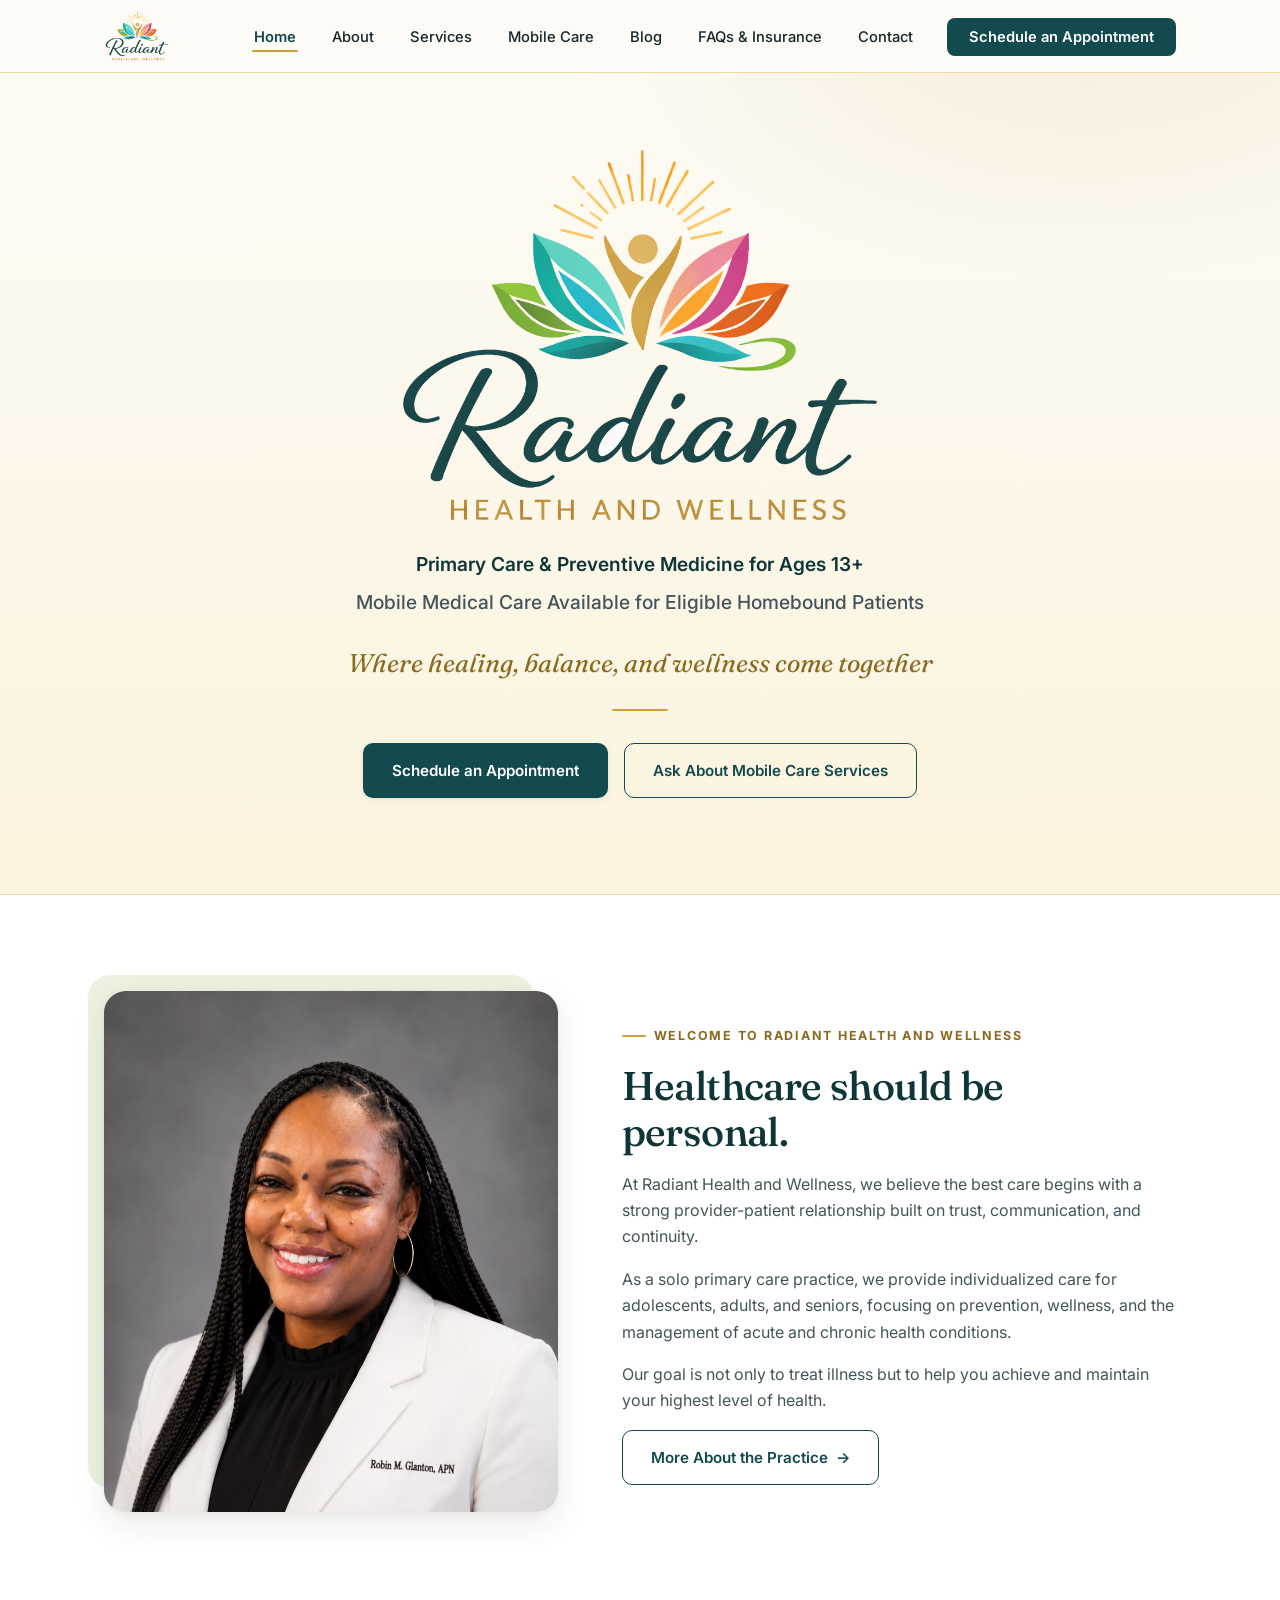
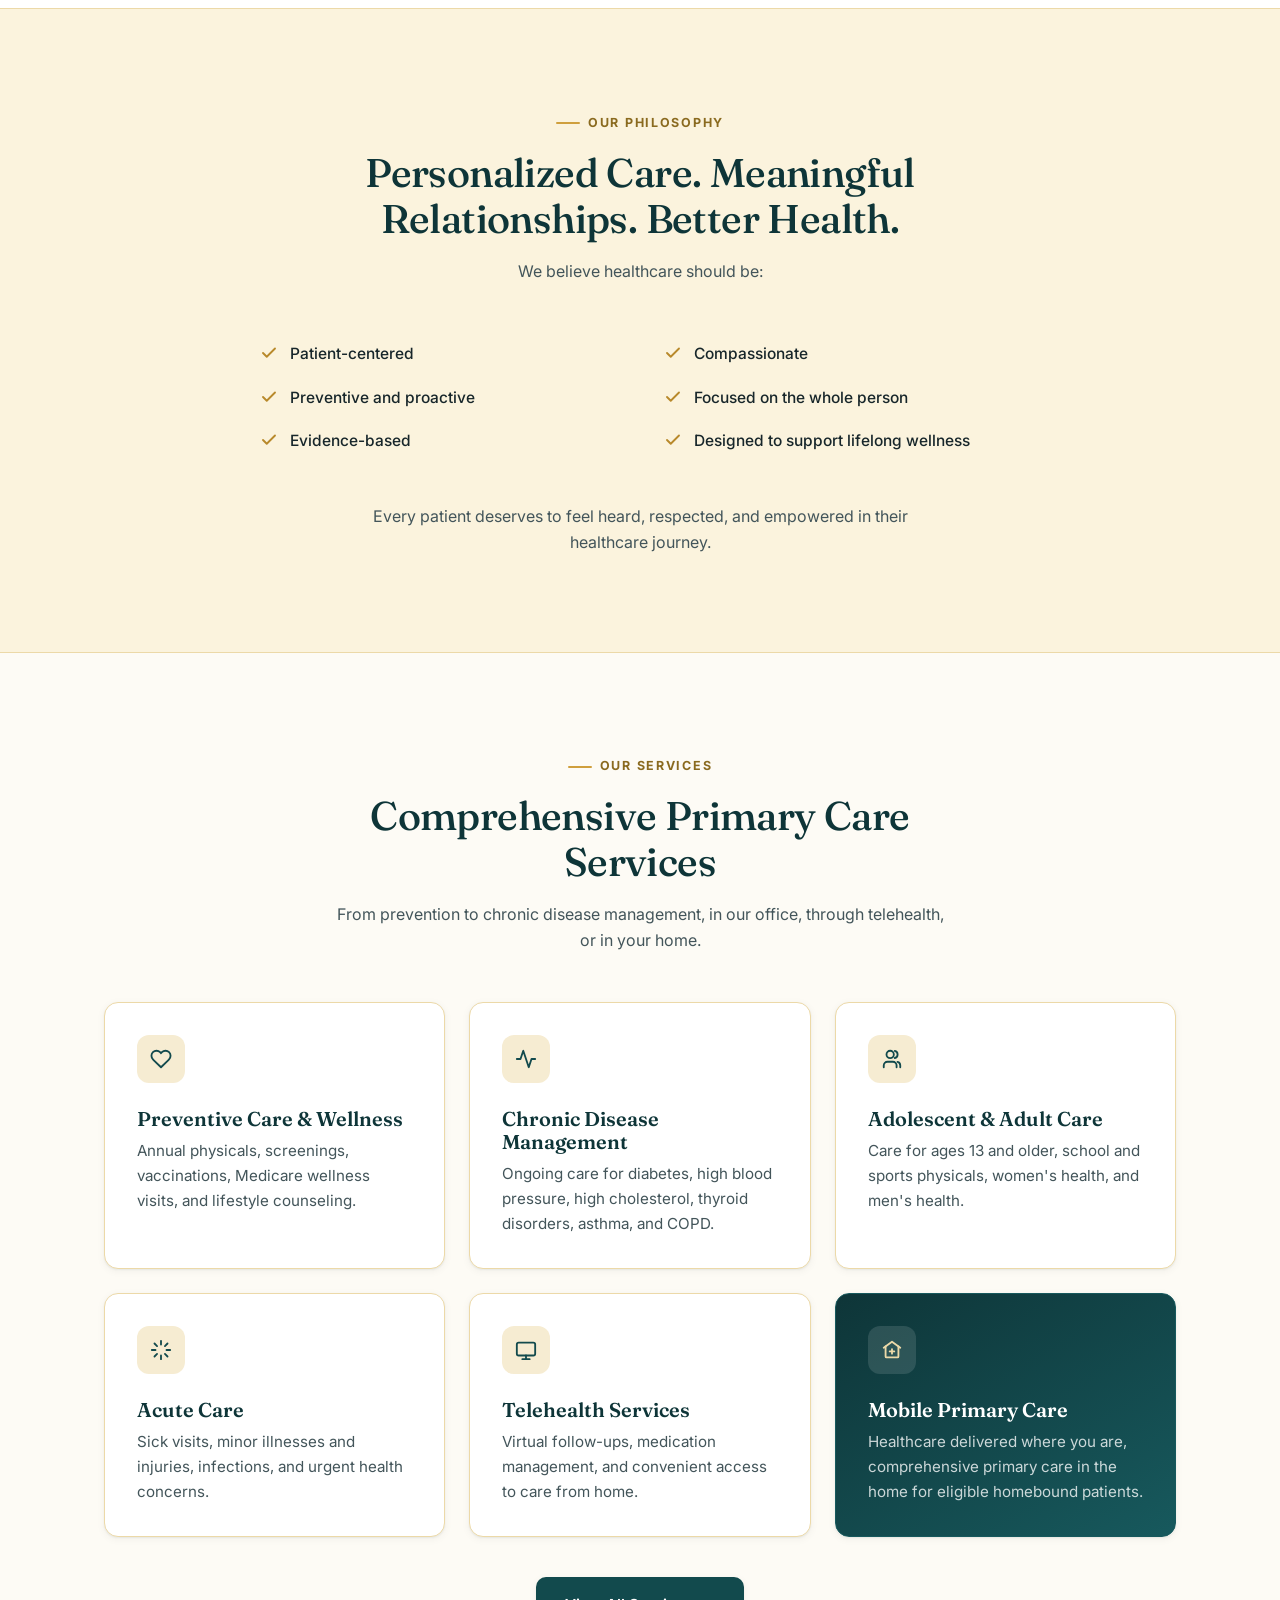
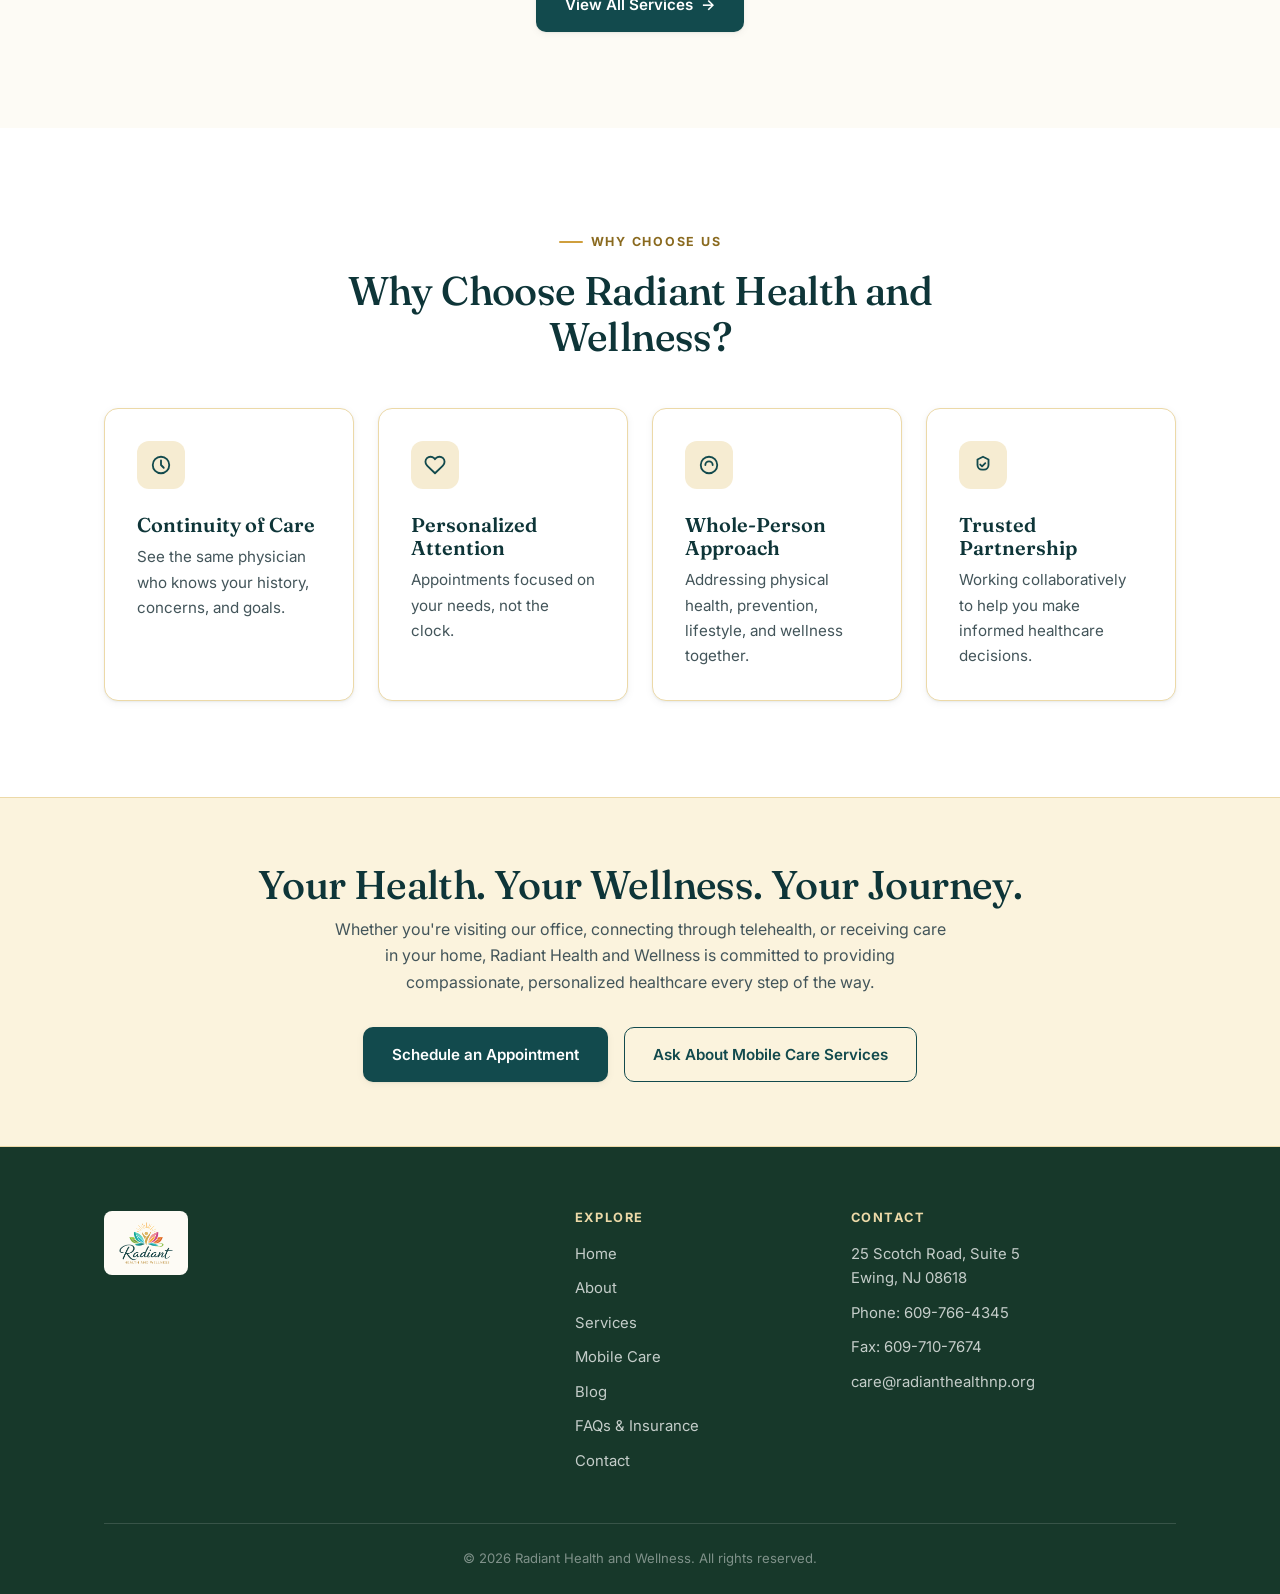
<file: index.html>
<!DOCTYPE html>
<html lang="en">
<head>
  <meta charset="UTF-8">
  <meta name="viewport" content="width=device-width, initial-scale=1.0">
  <title>Radiant Health and Wellness | Primary Care &amp; Preventive Medicine in Ewing, NJ</title>
  <meta name="description" content="Radiant Health and Wellness, solo primary care practice in Ewing, NJ for ages 13+. Preventive medicine, chronic disease management, telehealth, and mobile medical care for eligible homebound patients.">
  <link rel="icon" href="assets/img/favicon.png">
  <link rel="preconnect" href="https://fonts.googleapis.com">
  <link rel="preconnect" href="https://fonts.gstatic.com" crossorigin>
  <link rel="stylesheet" href="css/styles.css">
</head>
<body>


  <header class="site-header">
    <nav class="nav">
      <a href="index.html" class="nav-logo" aria-label="Radiant Health and Wellness, home">
        <img src="assets/img/logo.png" alt="Radiant Health and Wellness">
      </a>
      <button class="nav-toggle" aria-label="Toggle navigation" aria-expanded="false">
        <svg width="24" height="24" viewBox="0 0 24 24" fill="none" stroke="currentColor" stroke-width="2" stroke-linecap="round"><path d="M4 7h16M4 12h16M4 17h16"/></svg>
      </button>
      <ul class="nav-links">
        <li><a href="index.html">Home</a></li>
        <li><a href="about.html">About</a></li>
        <li><a href="services.html">Services</a></li>
        <li><a href="mobile-care.html">Mobile Care</a></li>
        <li><a href="blog.html">Blog</a></li>
        <li><a href="faq.html">FAQs &amp; Insurance</a></li>
        <li><a href="contact.html">Contact</a></li>
        <li><a href="contact.html" class="nav-cta">Schedule an Appointment</a></li>
      </ul>
    </nav>
  </header>

  <main>

    <!-- Hero: logo-forward -->
    <section class="hero">
      <div class="container">
        <h1 class="hero-logo">
          <img src="assets/img/logo.png" alt="Radiant Health and Wellness">
        </h1>
        <p class="hero-sub">Primary Care &amp; Preventive Medicine for Ages 13+</p>
        <p class="hero-sub">Mobile Medical Care Available for Eligible Homebound Patients</p>
        <p class="hero-tagline">Where healing, balance, and wellness come together</p>
        <div class="hero-actions">
          <a href="contact.html" class="btn btn-primary">Schedule an Appointment</a>
          <a href="mobile-care.html" class="btn btn-secondary">Ask About Mobile Care Services</a>
        </div>
      </div>
    </section>

    <!-- Welcome -->
    <section class="section section-white">
      <div class="container split">
        <div class="split-visual">
          <img src="assets/img/robin-glanton.jpg" alt="Robin M. Glanton, APN, board-certified Nurse Practitioner" style="object-position: center top;">
        </div>
        <div>
          <span class="eyebrow">Welcome to Radiant Health and Wellness</span>
          <h2>Healthcare should be personal.</h2>
          <p>At Radiant Health and Wellness, we believe the best care begins with a strong provider-patient relationship built on trust, communication, and continuity.</p>
          <p>As a solo primary care practice, we provide individualized care for adolescents, adults, and seniors, focusing on prevention, wellness, and the management of acute and chronic health conditions.</p>
          <p>Our goal is not only to treat illness but to help you achieve and maintain your highest level of health.</p>
          <a href="about.html" class="btn btn-secondary">More About the Practice <span class="arrow">→</span></a>
        </div>
      </div>
    </section>

    <!-- Philosophy -->
    <section class="section section-butter">
      <div class="container">
        <div class="section-header centered">
          <span class="eyebrow">Our Philosophy</span>
          <h2>Personalized Care. Meaningful Relationships. Better Health.</h2>
          <p>We believe healthcare should be:</p>
        </div>
        <div class="checklist-grid">
          <ul class="checklist">
            <li>
              <svg width="18" height="18" viewBox="0 0 24 24" fill="none" stroke="currentColor" stroke-width="2.5" stroke-linecap="round" stroke-linejoin="round"><path d="M20 6L9 17l-5-5"/></svg>
              Patient-centered
            </li>
            <li>
              <svg width="18" height="18" viewBox="0 0 24 24" fill="none" stroke="currentColor" stroke-width="2.5" stroke-linecap="round" stroke-linejoin="round"><path d="M20 6L9 17l-5-5"/></svg>
              Preventive and proactive
            </li>
            <li>
              <svg width="18" height="18" viewBox="0 0 24 24" fill="none" stroke="currentColor" stroke-width="2.5" stroke-linecap="round" stroke-linejoin="round"><path d="M20 6L9 17l-5-5"/></svg>
              Evidence-based
            </li>
          </ul>
          <ul class="checklist">
            <li>
              <svg width="18" height="18" viewBox="0 0 24 24" fill="none" stroke="currentColor" stroke-width="2.5" stroke-linecap="round" stroke-linejoin="round"><path d="M20 6L9 17l-5-5"/></svg>
              Compassionate
            </li>
            <li>
              <svg width="18" height="18" viewBox="0 0 24 24" fill="none" stroke="currentColor" stroke-width="2.5" stroke-linecap="round" stroke-linejoin="round"><path d="M20 6L9 17l-5-5"/></svg>
              Focused on the whole person
            </li>
            <li>
              <svg width="18" height="18" viewBox="0 0 24 24" fill="none" stroke="currentColor" stroke-width="2.5" stroke-linecap="round" stroke-linejoin="round"><path d="M20 6L9 17l-5-5"/></svg>
              Designed to support lifelong wellness
            </li>
          </ul>
        </div>
        <p style="text-align:center; max-width: 56ch; margin: var(--s5) auto 0;">Every patient deserves to feel heard, respected, and empowered in their healthcare journey.</p>
      </div>
    </section>

    <!-- Services overview -->
    <section class="section">
      <div class="container">
        <div class="section-header centered">
          <span class="eyebrow">Our Services</span>
          <h2>Comprehensive Primary Care Services</h2>
          <p>From prevention to chronic disease management, in our office, through telehealth, or in your home.</p>
        </div>
        <div class="card-grid">
          <div class="card">
            <span class="card-icon">
              <svg width="22" height="22" viewBox="0 0 24 24" fill="none" stroke="currentColor" stroke-width="2" stroke-linecap="round" stroke-linejoin="round"><path d="M20.8 4.6a5.5 5.5 0 0 0-7.8 0L12 5.7l-1-1.1a5.5 5.5 0 0 0-7.8 7.8l1 1L12 21l7.8-7.6 1-1a5.5 5.5 0 0 0 0-7.8z"/></svg>
            </span>
            <h3>Preventive Care &amp; Wellness</h3>
            <p>Annual physicals, screenings, vaccinations, Medicare wellness visits, and lifestyle counseling.</p>
          </div>
          <div class="card">
            <span class="card-icon">
              <svg width="22" height="22" viewBox="0 0 24 24" fill="none" stroke="currentColor" stroke-width="2" stroke-linecap="round" stroke-linejoin="round"><path d="M22 12h-4l-3 9L9 3l-3 9H2"/></svg>
            </span>
            <h3>Chronic Disease Management</h3>
            <p>Ongoing care for diabetes, high blood pressure, high cholesterol, thyroid disorders, asthma, and COPD.</p>
          </div>
          <div class="card">
            <span class="card-icon">
              <svg width="22" height="22" viewBox="0 0 24 24" fill="none" stroke="currentColor" stroke-width="2" stroke-linecap="round" stroke-linejoin="round"><path d="M17 21v-2a4 4 0 0 0-4-4H7a4 4 0 0 0-4 4v2"/><circle cx="10" cy="7" r="4"/><path d="M21 21v-2a4 4 0 0 0-3-3.9"/><path d="M15 3.1a4 4 0 0 1 0 7.8"/></svg>
            </span>
            <h3>Adolescent &amp; Adult Care</h3>
            <p>Care for ages 13 and older, school and sports physicals, women's health, and men's health.</p>
          </div>
          <div class="card">
            <span class="card-icon">
              <svg width="22" height="22" viewBox="0 0 24 24" fill="none" stroke="currentColor" stroke-width="2" stroke-linecap="round" stroke-linejoin="round"><path d="M12 2v4M12 18v4M4.9 4.9l2.8 2.8M16.3 16.3l2.8 2.8M2 12h4M18 12h4M4.9 19.1l2.8-2.8M16.3 7.7l2.8-2.8"/></svg>
            </span>
            <h3>Acute Care</h3>
            <p>Sick visits, minor illnesses and injuries, infections, and urgent health concerns.</p>
          </div>
          <div class="card">
            <span class="card-icon">
              <svg width="22" height="22" viewBox="0 0 24 24" fill="none" stroke="currentColor" stroke-width="2" stroke-linecap="round" stroke-linejoin="round"><rect x="2" y="4" width="20" height="14" rx="2"/><path d="M8 22h8M12 18v4"/></svg>
            </span>
            <h3>Telehealth Services</h3>
            <p>Virtual follow-ups, medication management, and convenient access to care from home.</p>
          </div>
          <div class="card card-feature">
            <span class="card-icon">
              <svg width="22" height="22" viewBox="0 0 24 24" fill="none" stroke="currentColor" stroke-width="2" stroke-linecap="round" stroke-linejoin="round"><path d="M3 9.5L12 3l9 6.5"/><path d="M5 8v11a1 1 0 0 0 1 1h12a1 1 0 0 0 1-1V8"/><path d="M12 11v5M9.5 13.5h5"/></svg>
            </span>
            <h3>Mobile Primary Care</h3>
            <p>Healthcare delivered where you are, comprehensive primary care in the home for eligible homebound patients.</p>
          </div>
        </div>
        <div style="text-align:center; margin-top: 40px;">
          <a href="services.html" class="btn btn-primary">View All Services <span class="arrow">→</span></a>
        </div>
      </div>
    </section>

    <!-- Why choose -->
    <section class="section section-white">
      <div class="container">
        <div class="section-header centered">
          <span class="eyebrow">Why Choose Us</span>
          <h2>Why Choose Radiant Health and Wellness?</h2>
        </div>
        <div class="card-grid cols-4">
          <div class="card">
            <span class="card-icon">
              <svg width="22" height="22" viewBox="0 0 24 24" fill="none" stroke="currentColor" stroke-width="2" stroke-linecap="round" stroke-linejoin="round"><circle cx="12" cy="12" r="9"/><path d="M12 7v5l3 3"/></svg>
            </span>
            <h3>Continuity of Care</h3>
            <p>See the same physician who knows your history, concerns, and goals.</p>
          </div>
          <div class="card">
            <span class="card-icon">
              <svg width="22" height="22" viewBox="0 0 24 24" fill="none" stroke="currentColor" stroke-width="2" stroke-linecap="round" stroke-linejoin="round"><path d="M20.8 4.6a5.5 5.5 0 0 0-7.8 0L12 5.7l-1-1.1a5.5 5.5 0 0 0-7.8 7.8l1 1L12 21l7.8-7.6 1-1a5.5 5.5 0 0 0 0-7.8z"/></svg>
            </span>
            <h3>Personalized Attention</h3>
            <p>Appointments focused on your needs, not the clock.</p>
          </div>
          <div class="card">
            <span class="card-icon">
              <svg width="22" height="22" viewBox="0 0 24 24" fill="none" stroke="currentColor" stroke-width="2" stroke-linecap="round" stroke-linejoin="round"><circle cx="12" cy="12" r="9"/><path d="M8 12a4 4 0 0 1 8 0M12 8v.01"/></svg>
            </span>
            <h3>Whole-Person Approach</h3>
            <p>Addressing physical health, prevention, lifestyle, and wellness together.</p>
          </div>
          <div class="card">
            <span class="card-icon">
              <svg width="22" height="22" viewBox="0 0 24 24" fill="none" stroke="currentColor" stroke-width="2" stroke-linecap="round" stroke-linejoin="round"><path d="M11 17a5 5 0 0 1-5-5V6l6-3 6 3v6a5 5 0 0 1-5 5z"/><path d="M9 11.5l2 2 3.5-3.5"/></svg>
            </span>
            <h3>Trusted Partnership</h3>
            <p>Working collaboratively to help you make informed healthcare decisions.</p>
          </div>
        </div>
      </div>
    </section>

    <!-- CTA -->
    <section class="cta">
      <div class="container">
        <h2>Your Health. Your Wellness. Your Journey.</h2>
        <p style="max-width: 62ch; margin-inline: auto;">Whether you're visiting our office, connecting through telehealth, or receiving care in your home, Radiant Health and Wellness is committed to providing compassionate, personalized healthcare every step of the way.</p>
        <div class="hero-actions">
          <a href="contact.html" class="btn btn-primary">Schedule an Appointment</a>
          <a href="mobile-care.html" class="btn btn-secondary">Ask About Mobile Care Services</a>
        </div>
      </div>
    </section>

  </main>

  <footer class="site-footer">
    <div class="container">
      <div class="footer-grid">
        <div>
          <span class="footer-logo">
            <img src="assets/img/logo.png" alt="Radiant Health and Wellness">
          </span>
        </div>
        <div>
          <h4>Explore</h4>
          <ul class="footer-links">
            <li><a href="index.html">Home</a></li>
            <li><a href="about.html">About</a></li>
            <li><a href="services.html">Services</a></li>
            <li><a href="mobile-care.html">Mobile Care</a></li>
            <li><a href="blog.html">Blog</a></li>
            <li><a href="faq.html">FAQs &amp; Insurance</a></li>
            <li><a href="contact.html">Contact</a></li>
          </ul>
        </div>
        <div>
          <h4>Contact</h4>
          <ul class="footer-links">
            <li>25 Scotch Road, Suite 5<br>Ewing, NJ 08618</li>
            <li>Phone: <a href="tel:+16097664345">609-766-4345</a></li>
            <li>Fax: 609-710-7674</li>
            <li><a href="mailto:care@radianthealthnp.org">care@radianthealthnp.org</a></li>
          </ul>
        </div>
      </div>
      <div class="footer-bottom">
        &copy; <span id="footer-year"></span> Radiant Health and Wellness. All rights reserved.
      </div>
    </div>
  </footer>

  <script src="js/main.js"></script>
</body>
</html>
</file>
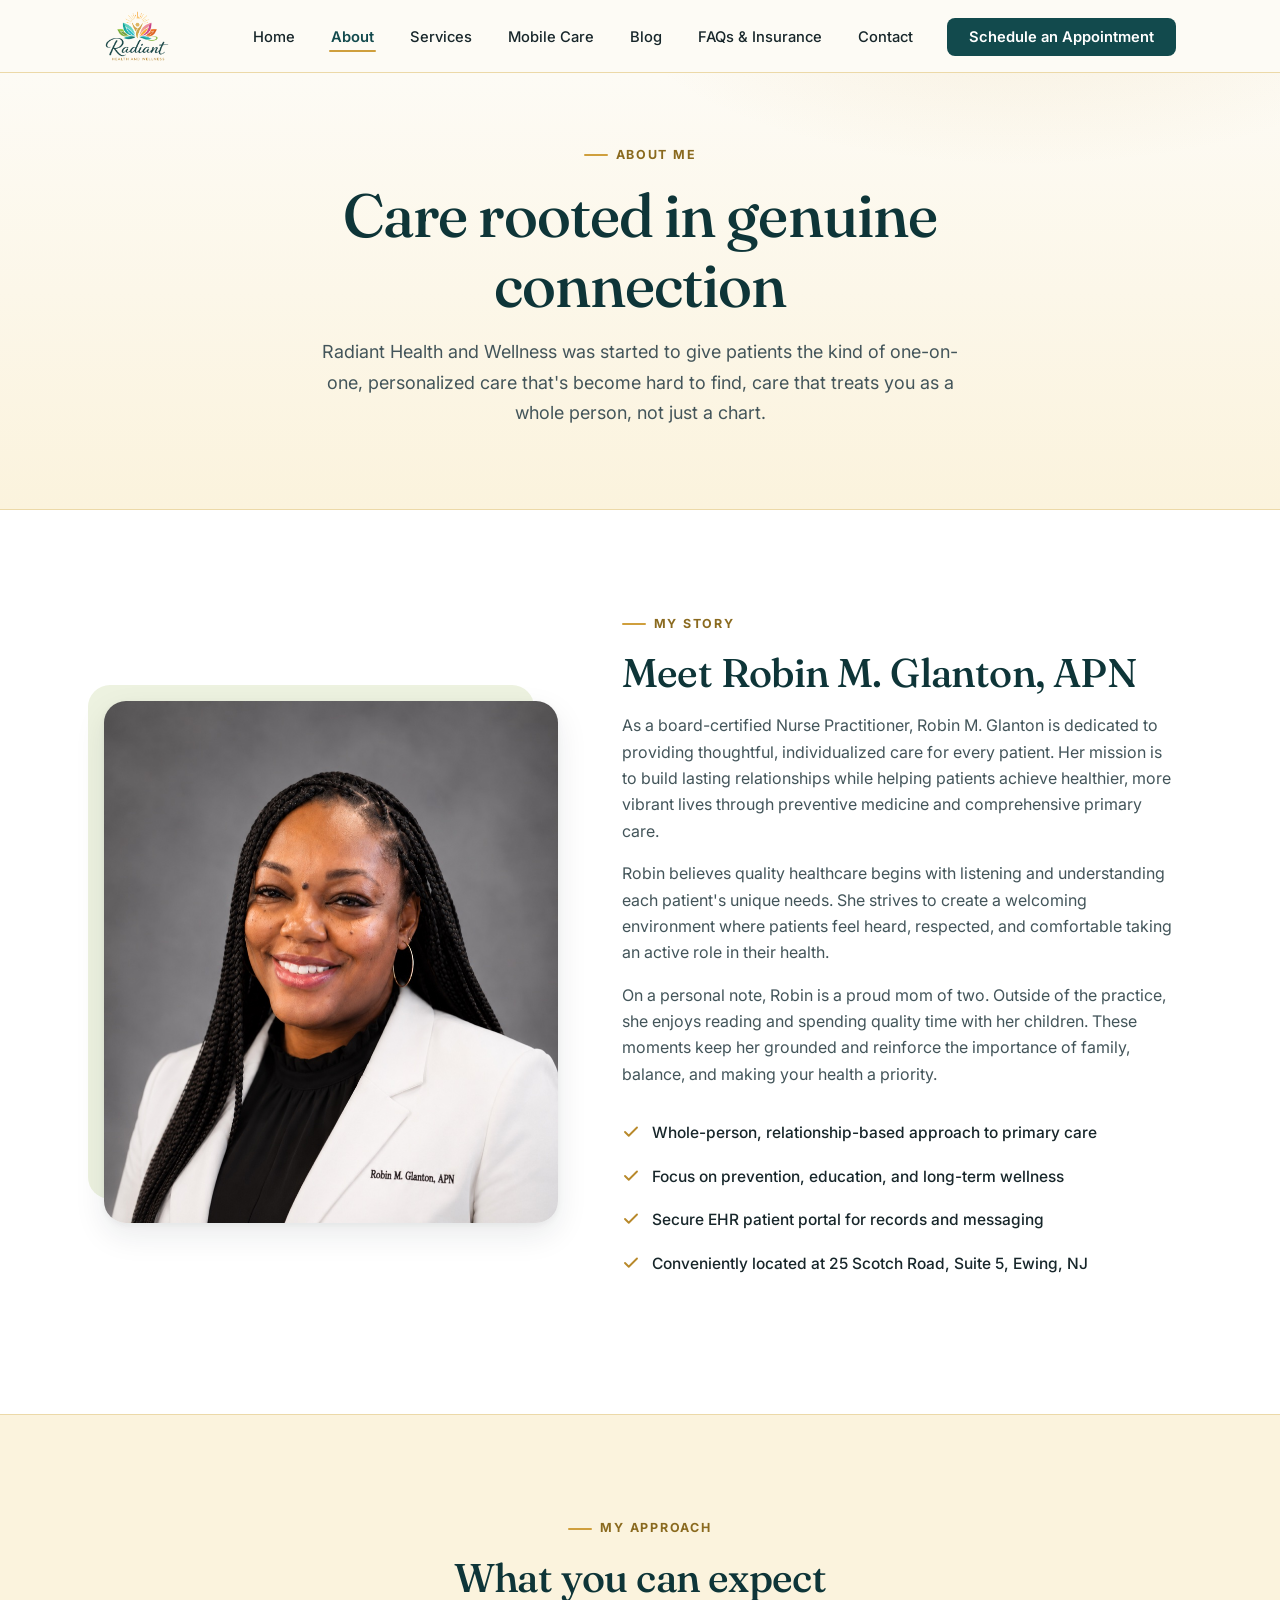
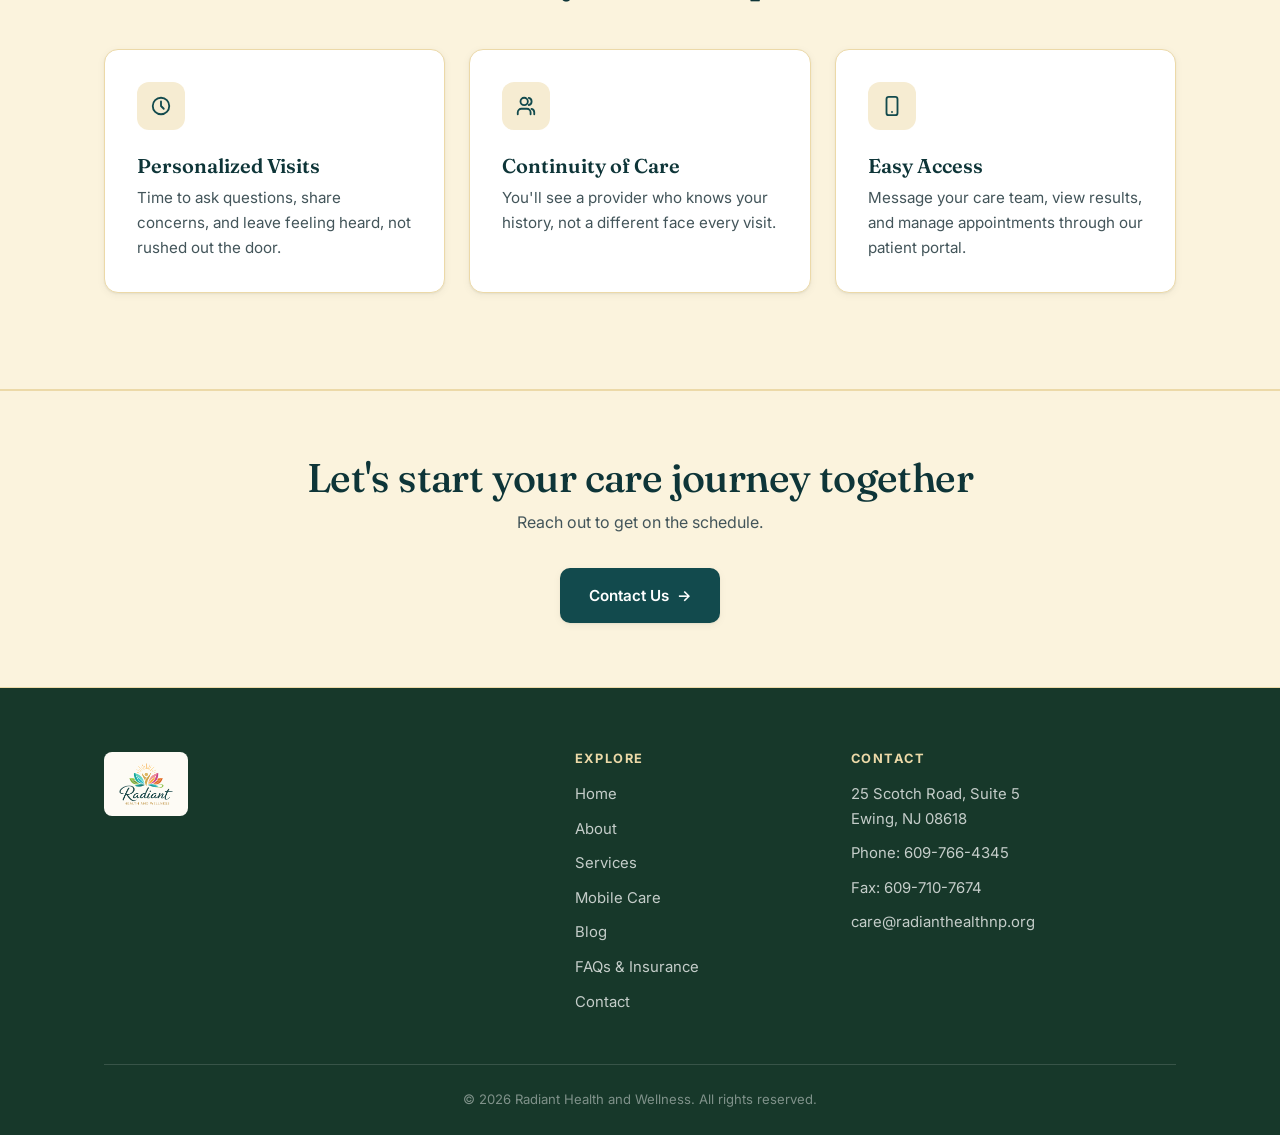
<file: about.html>
<!DOCTYPE html>
<html lang="en">
<head>
  <meta charset="UTF-8">
  <meta name="viewport" content="width=device-width, initial-scale=1.0">
  <title>About | Radiant Health and Wellness</title>
  <meta name="description" content="Meet the provider behind Radiant Health and Wellness in Ewing, NJ, whole-person primary care.">
  <link rel="icon" href="assets/img/favicon.png">
  <link rel="preconnect" href="https://fonts.googleapis.com">
  <link rel="preconnect" href="https://fonts.gstatic.com" crossorigin>
  <link rel="stylesheet" href="css/styles.css">
</head>
<body>


  <header class="site-header">
    <nav class="nav">
      <a href="index.html" class="nav-logo" aria-label="Radiant Health and Wellness, home">
        <img src="assets/img/logo.png" alt="Radiant Health and Wellness">
      </a>
      <button class="nav-toggle" aria-label="Toggle navigation" aria-expanded="false">
        <svg width="24" height="24" viewBox="0 0 24 24" fill="none" stroke="currentColor" stroke-width="2" stroke-linecap="round"><path d="M4 7h16M4 12h16M4 17h16"/></svg>
      </button>
      <ul class="nav-links">
        <li><a href="index.html">Home</a></li>
        <li><a href="about.html">About</a></li>
        <li><a href="services.html">Services</a></li>
        <li><a href="mobile-care.html">Mobile Care</a></li>
        <li><a href="blog.html">Blog</a></li>
        <li><a href="faq.html">FAQs &amp; Insurance</a></li>
        <li><a href="contact.html">Contact</a></li>
        <li><a href="contact.html" class="nav-cta">Schedule an Appointment</a></li>
      </ul>
    </nav>
  </header>

  <main>

    <section class="page-hero">
      <div class="container">
        <span class="eyebrow">About Me</span>
        <h1>Care rooted in genuine connection</h1>
        <p class="lead">Radiant Health and Wellness was started to give patients the kind of one-on-one, personalized care that's become hard to find, care that treats you as a whole person, not just a chart.</p>
      </div>
    </section>

    <section class="section section-white">
      <div class="container split">
        <div class="split-visual">
          <img src="assets/img/robin-glanton.jpg" alt="Robin M. Glanton, APN, board-certified Nurse Practitioner" style="object-position: center top;">
        </div>
        <div>
          <span class="eyebrow">My Story</span>
          <h2>Meet Robin M. Glanton, APN</h2>
          <p>As a board-certified Nurse Practitioner, Robin M. Glanton is dedicated to providing thoughtful, individualized care for every patient. Her mission is to build lasting relationships while helping patients achieve healthier, more vibrant lives through preventive medicine and comprehensive primary care.</p>
          <p>Robin believes quality healthcare begins with listening and understanding each patient's unique needs. She strives to create a welcoming environment where patients feel heard, respected, and comfortable taking an active role in their health.</p>
          <p>On a personal note, Robin is a proud mom of two. Outside of the practice, she enjoys reading and spending quality time with her children. These moments keep her grounded and reinforce the importance of family, balance, and making your health a priority.</p>
          <ul class="checklist">
            <li>
              <svg width="18" height="18" viewBox="0 0 24 24" fill="none" stroke="currentColor" stroke-width="2.5" stroke-linecap="round" stroke-linejoin="round"><path d="M20 6L9 17l-5-5"/></svg>
              Whole-person, relationship-based approach to primary care
            </li>
            <li>
              <svg width="18" height="18" viewBox="0 0 24 24" fill="none" stroke="currentColor" stroke-width="2.5" stroke-linecap="round" stroke-linejoin="round"><path d="M20 6L9 17l-5-5"/></svg>
              Focus on prevention, education, and long-term wellness
            </li>
            <li>
              <svg width="18" height="18" viewBox="0 0 24 24" fill="none" stroke="currentColor" stroke-width="2.5" stroke-linecap="round" stroke-linejoin="round"><path d="M20 6L9 17l-5-5"/></svg>
              Secure EHR patient portal for records and messaging
            </li>
            <li>
              <svg width="18" height="18" viewBox="0 0 24 24" fill="none" stroke="currentColor" stroke-width="2.5" stroke-linecap="round" stroke-linejoin="round"><path d="M20 6L9 17l-5-5"/></svg>
              Conveniently located at 25 Scotch Road, Suite 5, Ewing, NJ
            </li>
          </ul>
        </div>
      </div>
    </section>

    <section class="section section-butter">
      <div class="container">
        <div class="section-header centered">
          <span class="eyebrow">My Approach</span>
          <h2>What you can expect</h2>
        </div>
        <div class="card-grid">
          <div class="card">
            <span class="card-icon">
              <svg width="22" height="22" viewBox="0 0 24 24" fill="none" stroke="currentColor" stroke-width="2" stroke-linecap="round" stroke-linejoin="round"><circle cx="12" cy="12" r="9"/><path d="M12 7v5l3 3"/></svg>
            </span>
            <h3>Personalized Visits</h3>
            <p>Time to ask questions, share concerns, and leave feeling heard, not rushed out the door.</p>
          </div>
          <div class="card">
            <span class="card-icon">
              <svg width="22" height="22" viewBox="0 0 24 24" fill="none" stroke="currentColor" stroke-width="2" stroke-linecap="round" stroke-linejoin="round"><path d="M17 21v-2a4 4 0 0 0-4-4H7a4 4 0 0 0-4 4v2"/><circle cx="10" cy="7" r="4"/><path d="M21 21v-2a4 4 0 0 0-3-3.9"/><path d="M15 3.1a4 4 0 0 1 0 7.8"/></svg>
            </span>
            <h3>Continuity of Care</h3>
            <p>You'll see a provider who knows your history, not a different face every visit.</p>
          </div>
          <div class="card">
            <span class="card-icon">
              <svg width="22" height="22" viewBox="0 0 24 24" fill="none" stroke="currentColor" stroke-width="2" stroke-linecap="round" stroke-linejoin="round"><rect x="6" y="2" width="12" height="20" rx="2.5"/><path d="M12 18.5h.01"/></svg>
            </span>
            <h3>Easy Access</h3>
            <p>Message your care team, view results, and manage appointments through our patient portal.</p>
          </div>
        </div>
      </div>
    </section>

    <section class="cta">
      <div class="container">
        <h2>Let's start your care journey together</h2>
        <p>Reach out to get on the schedule.</p>
        <a href="contact.html" class="btn btn-primary">Contact Us <span class="arrow">→</span></a>
      </div>
    </section>

  </main>

  <footer class="site-footer">
    <div class="container">
      <div class="footer-grid">
        <div>
          <span class="footer-logo">
            <img src="assets/img/logo.png" alt="Radiant Health and Wellness">
          </span>
        </div>
        <div>
          <h4>Explore</h4>
          <ul class="footer-links">
            <li><a href="index.html">Home</a></li>
            <li><a href="about.html">About</a></li>
            <li><a href="services.html">Services</a></li>
            <li><a href="mobile-care.html">Mobile Care</a></li>
            <li><a href="blog.html">Blog</a></li>
            <li><a href="faq.html">FAQs &amp; Insurance</a></li>
            <li><a href="contact.html">Contact</a></li>
          </ul>
        </div>
        <div>
          <h4>Contact</h4>
          <ul class="footer-links">
            <li>25 Scotch Road, Suite 5<br>Ewing, NJ 08618</li>
            <li>Phone: <a href="tel:+16097664345">609-766-4345</a></li>
            <li>Fax: 609-710-7674</li>
            <li><a href="mailto:care@radianthealthnp.org">care@radianthealthnp.org</a></li>
          </ul>
        </div>
      </div>
      <div class="footer-bottom">
        &copy; <span id="footer-year"></span> Radiant Health and Wellness. All rights reserved.
      </div>
    </div>
  </footer>

  <script src="js/main.js"></script>
</body>
</html>
</file>
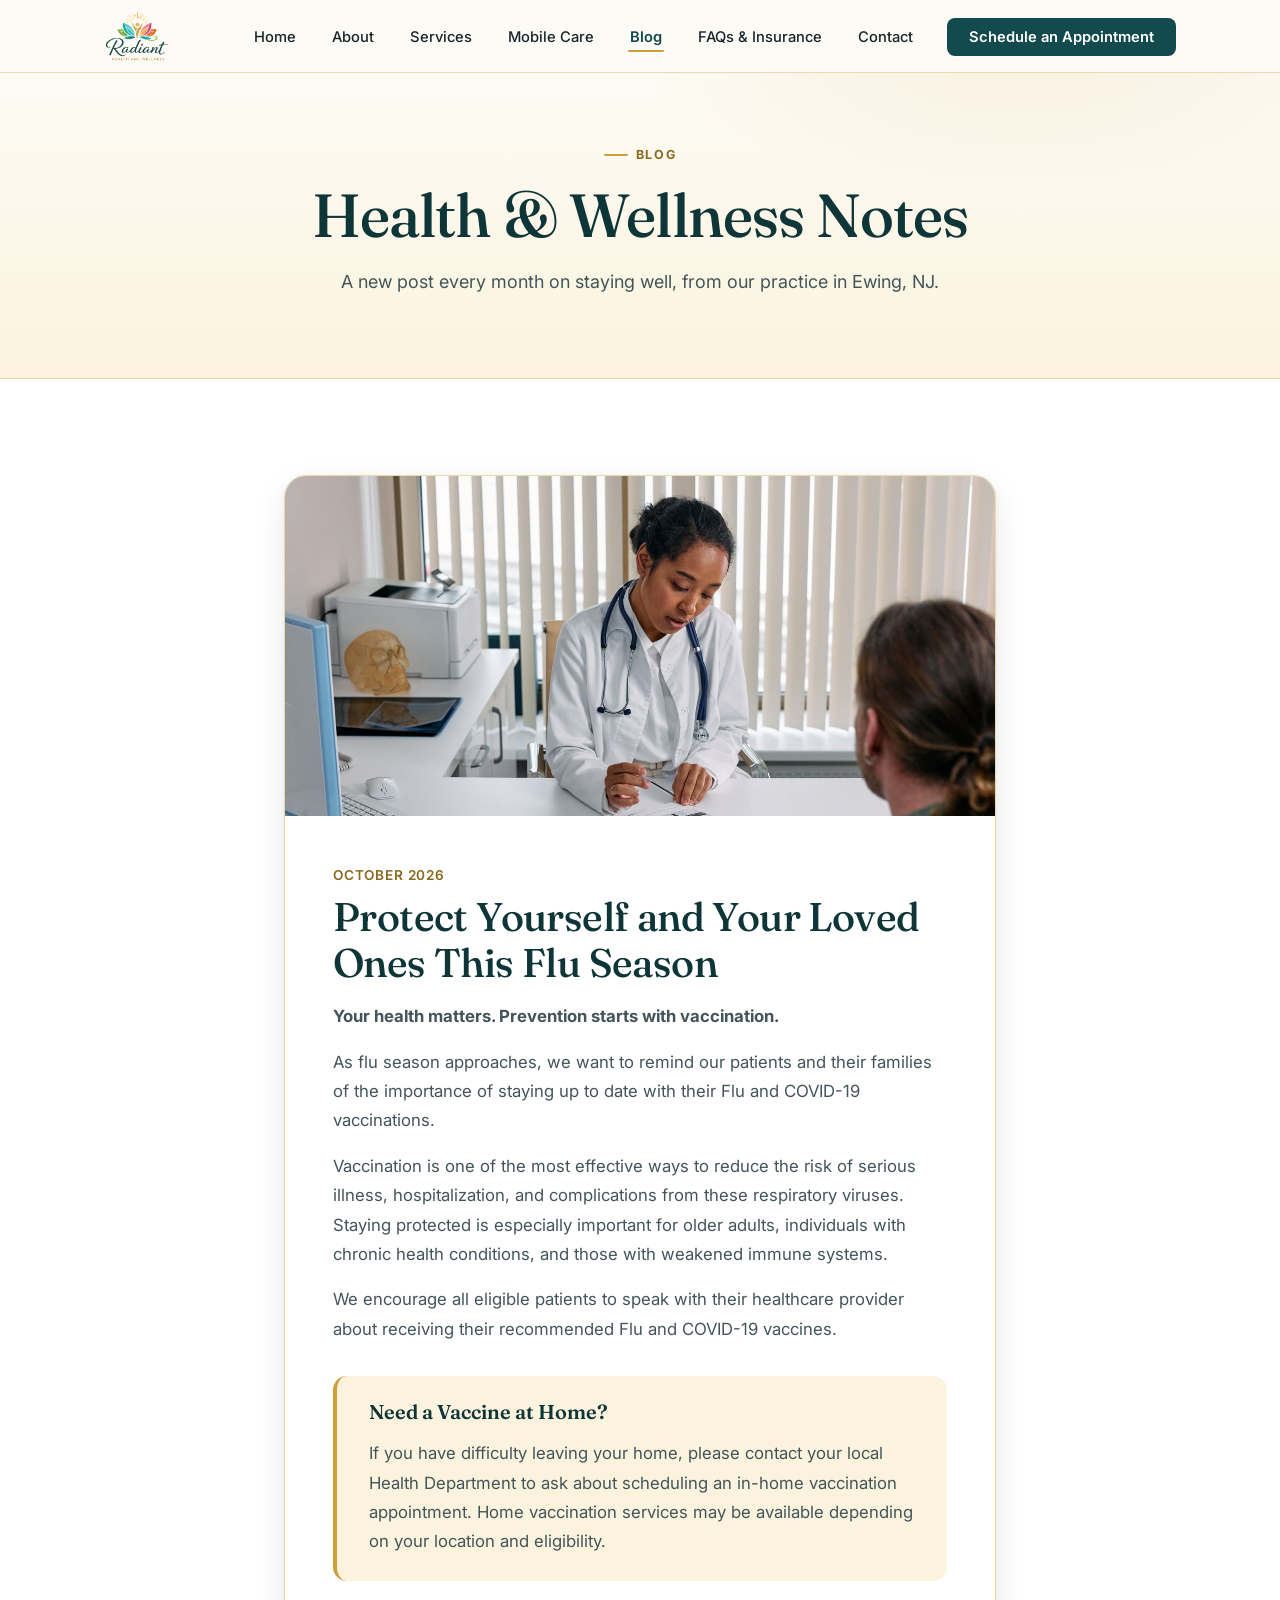
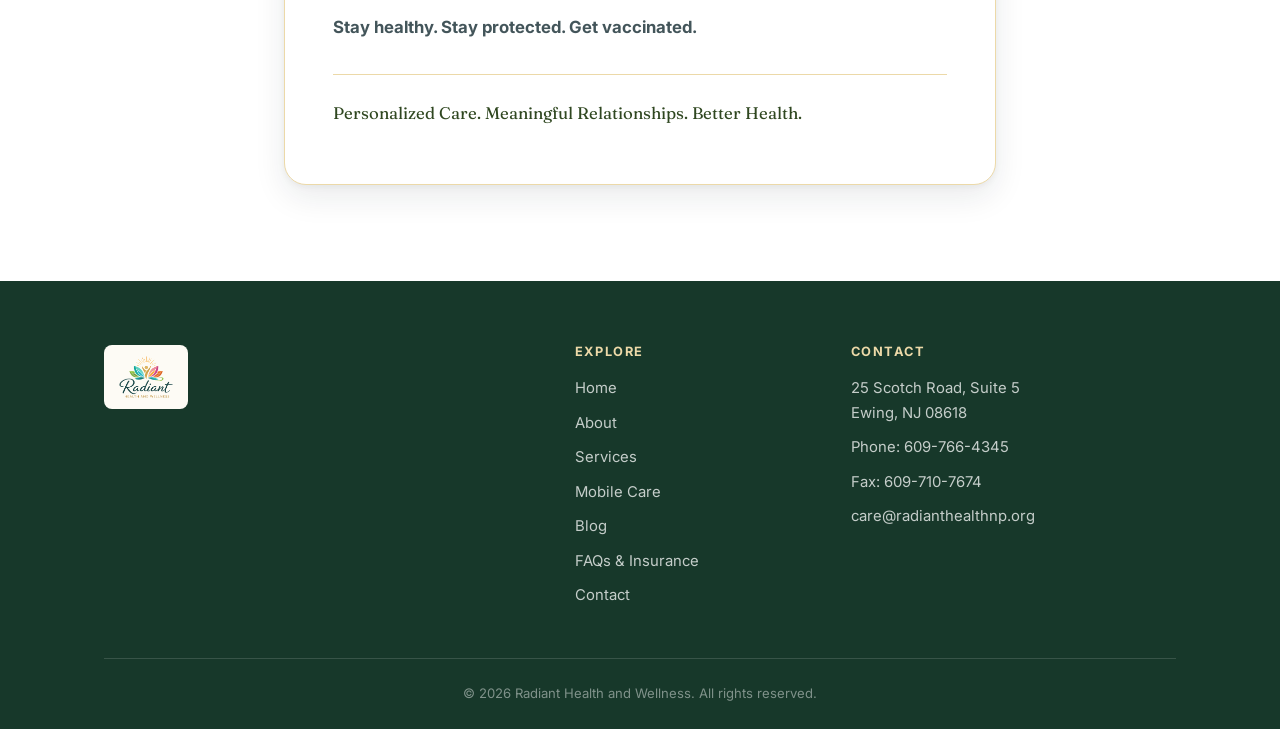
<file: blog.html>
<!DOCTYPE html>
<html lang="en">
<head>
  <meta charset="UTF-8">
  <meta name="viewport" content="width=device-width, initial-scale=1.0">
  <title>Blog | Radiant Health and Wellness</title>
  <meta name="description" content="Monthly health and wellness posts from Radiant Health and Wellness in Ewing, NJ.">
  <link rel="icon" href="assets/img/favicon.png">
  <link rel="preconnect" href="https://fonts.googleapis.com">
  <link rel="preconnect" href="https://fonts.gstatic.com" crossorigin>
  <link rel="stylesheet" href="css/styles.css">
</head>
<body>


  <header class="site-header">
    <nav class="nav">
      <a href="index.html" class="nav-logo" aria-label="Radiant Health and Wellness, home">
        <img src="assets/img/logo.png" alt="Radiant Health and Wellness">
      </a>
      <button class="nav-toggle" aria-label="Toggle navigation" aria-expanded="false">
        <svg width="24" height="24" viewBox="0 0 24 24" fill="none" stroke="currentColor" stroke-width="2" stroke-linecap="round"><path d="M4 7h16M4 12h16M4 17h16"/></svg>
      </button>
      <ul class="nav-links">
        <li><a href="index.html">Home</a></li>
        <li><a href="about.html">About</a></li>
        <li><a href="services.html">Services</a></li>
        <li><a href="mobile-care.html">Mobile Care</a></li>
        <li><a href="blog.html">Blog</a></li>
        <li><a href="faq.html">FAQs &amp; Insurance</a></li>
        <li><a href="contact.html">Contact</a></li>
        <li><a href="contact.html" class="nav-cta">Schedule an Appointment</a></li>
      </ul>
    </nav>
  </header>

  <main>

    <section class="page-hero">
      <div class="container">
        <span class="eyebrow">Blog</span>
        <h1>Health &amp; Wellness Notes</h1>
        <p class="lead">A new post every month on staying well, from our practice in Ewing, NJ.</p>
      </div>
    </section>

    <section class="section section-white">
      <div class="container" style="max-width:760px;">
        <article class="blog-post">
          <img class="blog-post-image" src="assets/img/blog-flu-season.jpg" alt="Provider talking with a patient in an exam room">
          <div class="blog-post-body">
            <span class="blog-meta">October 2026</span>
            <h2>Protect Yourself and Your Loved Ones This Flu Season</h2>
            <p class="lead"><strong>Your health matters. Prevention starts with vaccination.</strong></p>
            <p>As flu season approaches, we want to remind our patients and their families of the importance of staying up to date with their Flu and COVID-19 vaccinations.</p>
            <p>Vaccination is one of the most effective ways to reduce the risk of serious illness, hospitalization, and complications from these respiratory viruses. Staying protected is especially important for older adults, individuals with chronic health conditions, and those with weakened immune systems.</p>
            <p>We encourage all eligible patients to speak with their healthcare provider about receiving their recommended Flu and COVID-19 vaccines.</p>
            <div class="blog-callout">
              <h3>Need a Vaccine at Home?</h3>
              <p>If you have difficulty leaving your home, please contact your local Health Department to ask about scheduling an in-home vaccination appointment. Home vaccination services may be available depending on your location and eligibility.</p>
            </div>
            <p><strong>Stay healthy. Stay protected. Get vaccinated.</strong></p>
            <p class="blog-sign">Personalized Care. Meaningful Relationships. Better Health.</p>
          </div>
        </article>
      </div>
    </section>

  </main>

  <footer class="site-footer">
    <div class="container">
      <div class="footer-grid">
        <div>
          <span class="footer-logo">
            <img src="assets/img/logo.png" alt="Radiant Health and Wellness">
          </span>
        </div>
        <div>
          <h4>Explore</h4>
          <ul class="footer-links">
            <li><a href="index.html">Home</a></li>
            <li><a href="about.html">About</a></li>
            <li><a href="services.html">Services</a></li>
            <li><a href="mobile-care.html">Mobile Care</a></li>
            <li><a href="blog.html">Blog</a></li>
            <li><a href="faq.html">FAQs &amp; Insurance</a></li>
            <li><a href="contact.html">Contact</a></li>
          </ul>
        </div>
        <div>
          <h4>Contact</h4>
          <ul class="footer-links">
            <li>25 Scotch Road, Suite 5<br>Ewing, NJ 08618</li>
            <li>Phone: <a href="tel:+16097664345">609-766-4345</a></li>
            <li>Fax: 609-710-7674</li>
            <li><a href="mailto:care@radianthealthnp.org">care@radianthealthnp.org</a></li>
          </ul>
        </div>
      </div>
      <div class="footer-bottom">
        &copy; <span id="footer-year"></span> Radiant Health and Wellness. All rights reserved.
      </div>
    </div>
  </footer>

  <script src="js/main.js"></script>
</body>
</html>
</file>
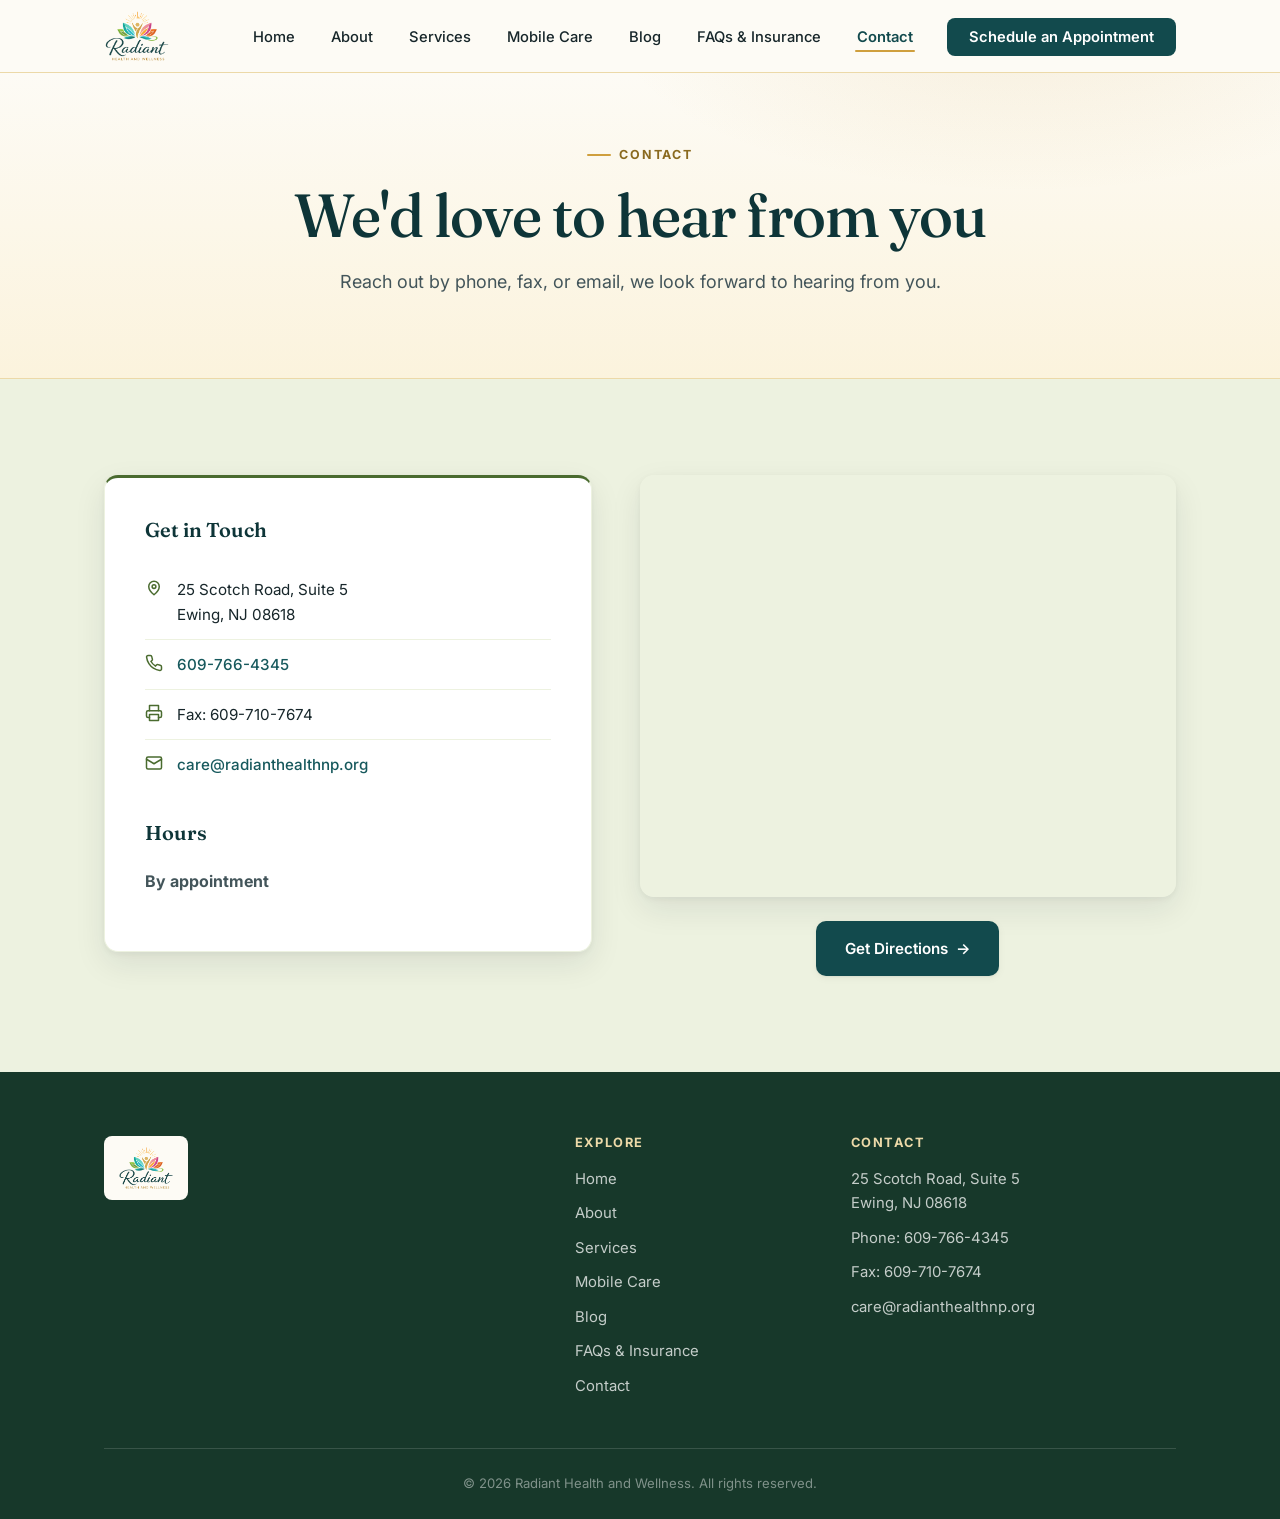
<file: contact.html>
<!DOCTYPE html>
<html lang="en">
<head>
  <meta charset="UTF-8">
  <meta name="viewport" content="width=device-width, initial-scale=1.0">
  <title>Contact | Radiant Health and Wellness</title>
  <meta name="description" content="Contact Radiant Health and Wellness in Ewing, NJ. 25 Scotch Road, Suite 5, Ewing, NJ 08618..">
  <link rel="icon" href="assets/img/favicon.png">
  <link rel="preconnect" href="https://fonts.googleapis.com">
  <link rel="preconnect" href="https://fonts.gstatic.com" crossorigin>
  <link rel="stylesheet" href="css/styles.css">
</head>
<body>


  <header class="site-header">
    <nav class="nav">
      <a href="index.html" class="nav-logo" aria-label="Radiant Health and Wellness, home">
        <img src="assets/img/logo.png" alt="Radiant Health and Wellness">
      </a>
      <button class="nav-toggle" aria-label="Toggle navigation" aria-expanded="false">
        <svg width="24" height="24" viewBox="0 0 24 24" fill="none" stroke="currentColor" stroke-width="2" stroke-linecap="round"><path d="M4 7h16M4 12h16M4 17h16"/></svg>
      </button>
      <ul class="nav-links">
        <li><a href="index.html">Home</a></li>
        <li><a href="about.html">About</a></li>
        <li><a href="services.html">Services</a></li>
        <li><a href="mobile-care.html">Mobile Care</a></li>
        <li><a href="blog.html">Blog</a></li>
        <li><a href="faq.html">FAQs &amp; Insurance</a></li>
        <li><a href="contact.html">Contact</a></li>
        <li><a href="contact.html" class="nav-cta">Schedule an Appointment</a></li>
      </ul>
    </nav>
  </header>

  <main>

    <section class="page-hero">
      <div class="container">
        <span class="eyebrow">Contact</span>
        <h1>We'd love to hear from you</h1>
        <p class="lead">Reach out by phone, fax, or email, we look forward to hearing from you.</p>
      </div>
    </section>

    <section class="section section-green">
      <div class="container contact-grid">

        <div class="contact-card" id="contact-card">
          <h3>Get in Touch</h3>
          <ul class="contact-list">
            <li>
              <svg width="18" height="18" viewBox="0 0 24 24" fill="none" stroke="currentColor" stroke-width="2" stroke-linecap="round" stroke-linejoin="round"><path d="M12 21s-7-5.5-7-11a7 7 0 0 1 14 0c0 5.5-7 11-7 11z"/><circle cx="12" cy="10" r="2.5"/></svg>
              <span>25 Scotch Road, Suite 5<br>Ewing, NJ 08618</span>
            </li>
            <li>
              <svg width="18" height="18" viewBox="0 0 24 24" fill="none" stroke="currentColor" stroke-width="2" stroke-linecap="round"><path d="M22 16.9v3a2 2 0 0 1-2.2 2 19.8 19.8 0 0 1-8.6-3.1 19.5 19.5 0 0 1-6-6A19.8 19.8 0 0 1 2.1 4.2 2 2 0 0 1 4.1 2h3a2 2 0 0 1 2 1.7c.1 1 .4 2 .7 2.9a2 2 0 0 1-.5 2.1L8 10a16 16 0 0 0 6 6l1.3-1.3a2 2 0 0 1 2.1-.5c.9.3 1.9.6 2.9.7a2 2 0 0 1 1.7 2z"/></svg>
              <span><a href="tel:+16097664345">609-766-4345</a></span>
            </li>
            <li>
              <svg width="18" height="18" viewBox="0 0 24 24" fill="none" stroke="currentColor" stroke-width="2" stroke-linecap="round" stroke-linejoin="round"><path d="M6 9V2h12v7"/><path d="M6 18H4a2 2 0 0 1-2-2v-5a2 2 0 0 1 2-2h16a2 2 0 0 1 2 2v5a2 2 0 0 1-2 2h-2"/><rect x="6" y="14" width="12" height="8"/></svg>
              <span>Fax: 609-710-7674</span>
            </li>
            <li>
              <svg width="18" height="18" viewBox="0 0 24 24" fill="none" stroke="currentColor" stroke-width="2" stroke-linecap="round" stroke-linejoin="round"><rect x="2" y="4" width="20" height="16" rx="2"/><path d="m22 7-10 6L2 7"/></svg>
              <span><a href="mailto:care@radianthealthnp.org">care@radianthealthnp.org</a></span>
            </li>
          </ul>

          <h3>Hours</h3>
          <p><strong>By appointment</strong></p>
        </div>

        <div>
          <div class="map-frame">
            <iframe
              title="Map to Radiant Health and Wellness"
              src="https://maps.apple.com/?address=25%20Scotch%20Road,%20Suite%205,%20Ewing,%20NJ%2008618&q=Radiant%20Health%20and%20Wellness"
              loading="lazy">
            </iframe>
          </div>
          <div class="map-actions">
            <a
              href="https://maps.apple.com/?address=25%20Scotch%20Road,%20Suite%205,%20Ewing,%20NJ%2008618&q=Radiant%20Health%20and%20Wellness&dirflg=d"
              class="btn btn-primary"
              target="_blank"
              rel="noopener">
              Get Directions <span class="arrow">→</span>
            </a>
          </div>
        </div>

      </div>
    </section>

  </main>

  <footer class="site-footer">
    <div class="container">
      <div class="footer-grid">
        <div>
          <span class="footer-logo">
            <img src="assets/img/logo.png" alt="Radiant Health and Wellness">
          </span>
        </div>
        <div>
          <h4>Explore</h4>
          <ul class="footer-links">
            <li><a href="index.html">Home</a></li>
            <li><a href="about.html">About</a></li>
            <li><a href="services.html">Services</a></li>
            <li><a href="mobile-care.html">Mobile Care</a></li>
            <li><a href="blog.html">Blog</a></li>
            <li><a href="faq.html">FAQs &amp; Insurance</a></li>
            <li><a href="contact.html">Contact</a></li>
          </ul>
        </div>
        <div>
          <h4>Contact</h4>
          <ul class="footer-links">
            <li>25 Scotch Road, Suite 5<br>Ewing, NJ 08618</li>
            <li>Phone: <a href="tel:+16097664345">609-766-4345</a></li>
            <li>Fax: 609-710-7674</li>
            <li><a href="mailto:care@radianthealthnp.org">care@radianthealthnp.org</a></li>
          </ul>
        </div>
      </div>
      <div class="footer-bottom">
        &copy; <span id="footer-year"></span> Radiant Health and Wellness. All rights reserved.
      </div>
    </div>
  </footer>

  <script src="js/main.js"></script>
</body>
</html>
</file>
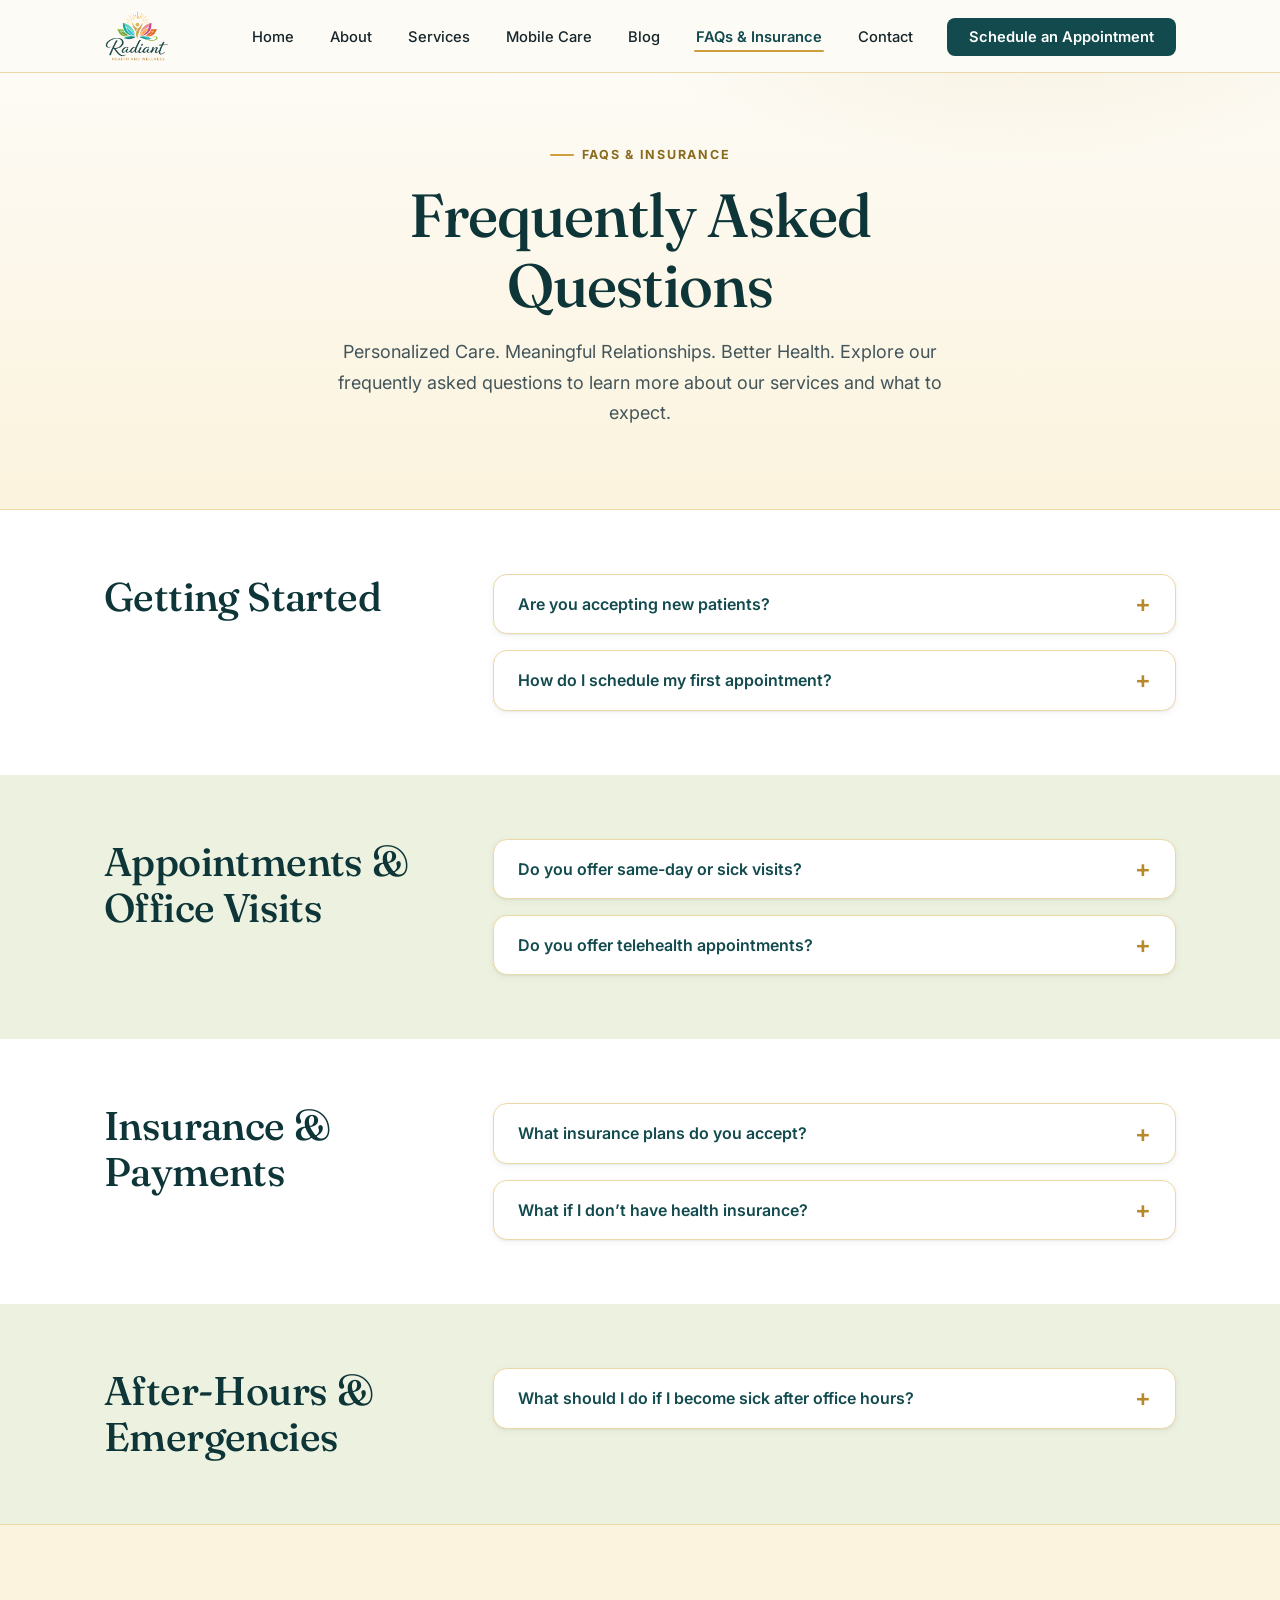
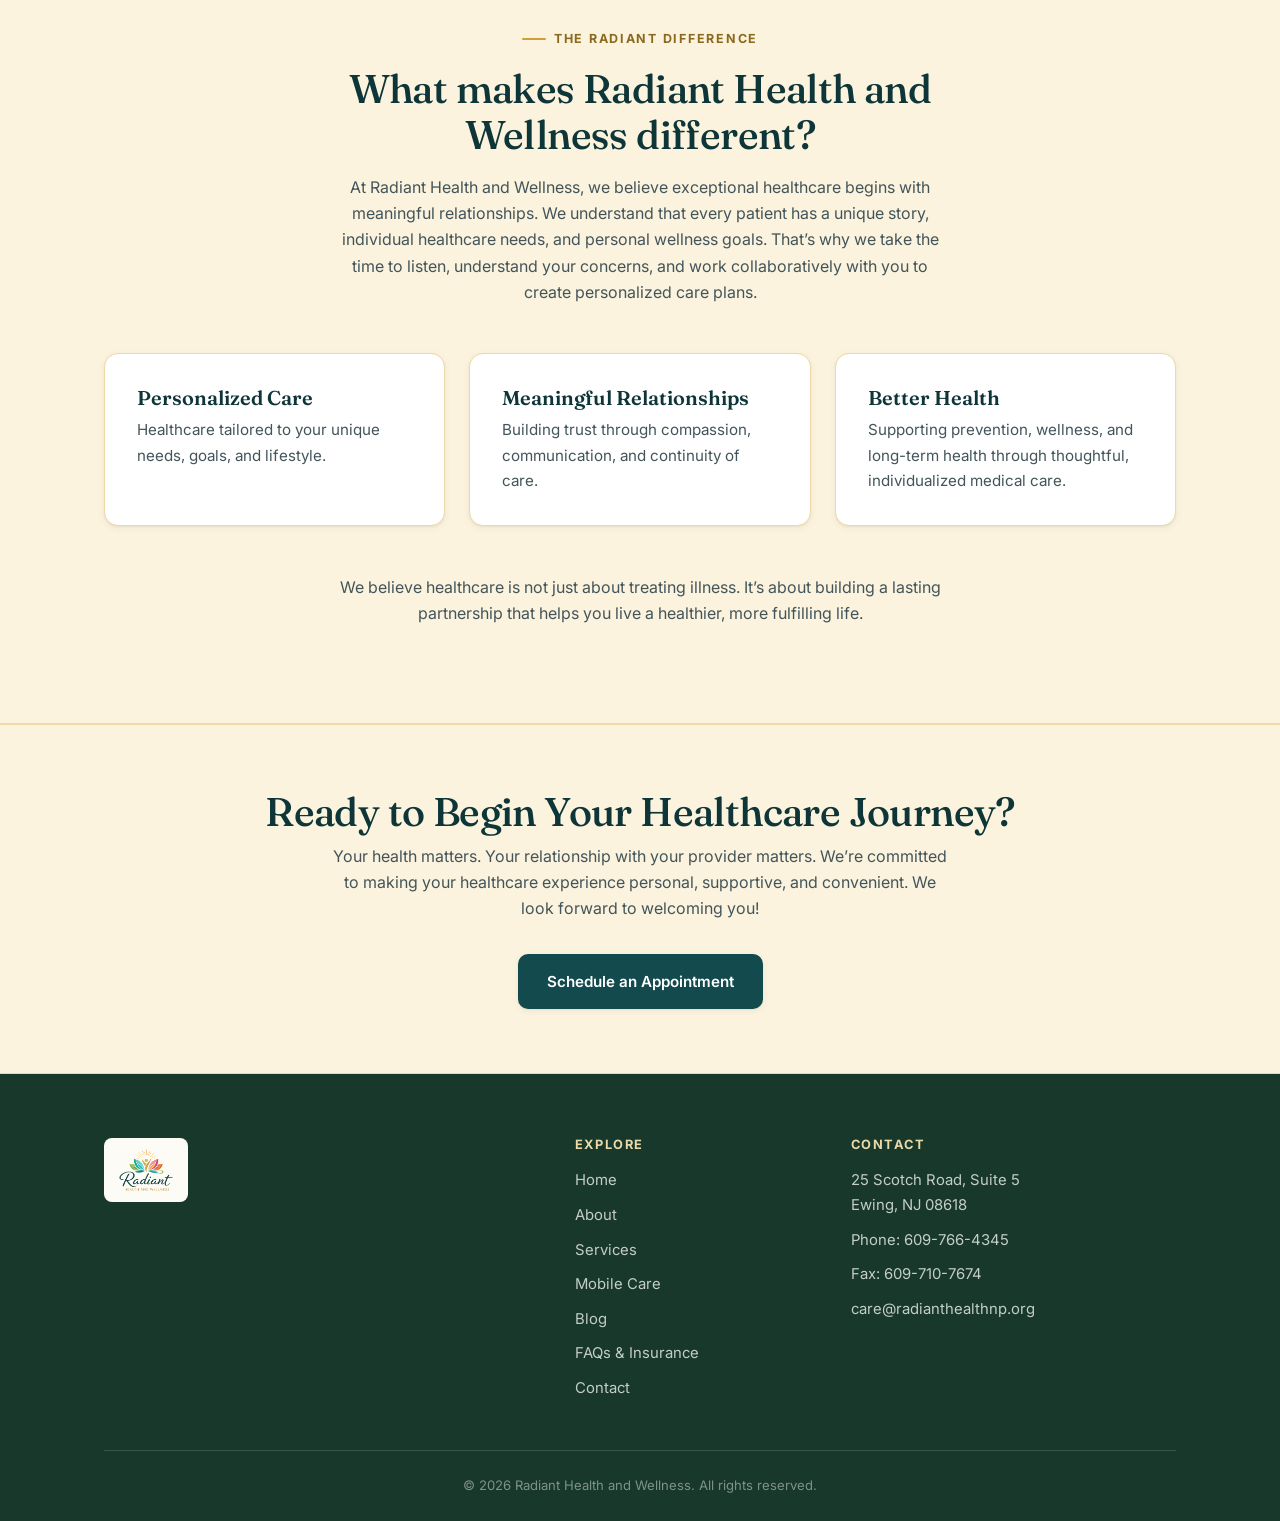
<file: faq.html>
<!DOCTYPE html>
<html lang="en">
<head>
  <meta charset="UTF-8">
  <meta name="viewport" content="width=device-width, initial-scale=1.0">
  <title>FAQs &amp; Insurance | Radiant Health and Wellness</title>
  <meta name="description" content="Answers to common questions about visits, scheduling, and insurance at Radiant Health and Wellness in Ewing, NJ.">
  <link rel="icon" href="assets/img/favicon.png">
  <link rel="preconnect" href="https://fonts.googleapis.com">
  <link rel="preconnect" href="https://fonts.gstatic.com" crossorigin>
  <link rel="stylesheet" href="css/styles.css">
</head>
<body>


  <header class="site-header">
    <nav class="nav">
      <a href="index.html" class="nav-logo" aria-label="Radiant Health and Wellness, home">
        <img src="assets/img/logo.png" alt="Radiant Health and Wellness">
      </a>
      <button class="nav-toggle" aria-label="Toggle navigation" aria-expanded="false">
        <svg width="24" height="24" viewBox="0 0 24 24" fill="none" stroke="currentColor" stroke-width="2" stroke-linecap="round"><path d="M4 7h16M4 12h16M4 17h16"/></svg>
      </button>
      <ul class="nav-links">
        <li><a href="index.html">Home</a></li>
        <li><a href="about.html">About</a></li>
        <li><a href="services.html">Services</a></li>
        <li><a href="mobile-care.html">Mobile Care</a></li>
        <li><a href="blog.html">Blog</a></li>
        <li><a href="faq.html">FAQs &amp; Insurance</a></li>
        <li><a href="contact.html">Contact</a></li>
        <li><a href="contact.html" class="nav-cta">Schedule an Appointment</a></li>
      </ul>
    </nav>
  </header>

  <main>

    <section class="page-hero">
      <div class="container">
        <span class="eyebrow">FAQs &amp; Insurance</span>
        <h1>Frequently Asked Questions</h1>
        <p class="lead">Personalized Care. Meaningful Relationships. Better Health. Explore our frequently asked questions to learn more about our services and what to expect.</p>
      </div>
    </section>

    <section class="section faq-section section-white">
      <div class="container">
        <div class="faq-layout">
          <h2>Getting Started</h2>
          <div class="faq-list">
            <details class="faq-item">
            <summary>Are you accepting new patients?</summary>
            <p>Yes! We are excited to welcome new patients to our practice. Our goal is to provide compassionate, comprehensive, and personalized primary care to help you achieve and maintain your best health.</p>
          </details>
          <details class="faq-item">
            <summary>How do I schedule my first appointment?</summary>
            <p>You can schedule an appointment by calling our office at <a href="tel:+16097664345">609-766-4345</a>. Our team will be happy to assist you.</p>
          </details>
          </div>
        </div>
      </div>
    </section>

    <section class="section faq-section section-green">
      <div class="container">
        <div class="faq-layout">
          <h2>Appointments &amp; Office Visits</h2>
          <div class="faq-list">
            <details class="faq-item">
            <summary>Do you offer same-day or sick visits?</summary>
            <p>We understand that unexpected health concerns arise. We strive to accommodate urgent medical needs with same-day or next-available appointments whenever possible. Please call our office to discuss availability.</p>
          </details>
          <details class="faq-item">
            <summary>Do you offer telehealth appointments?</summary>
            <p>Yes, we offer convenient telehealth visits for certain medical concerns, follow up appointments, and medication management when appropriate.</p>
          </details>
          </div>
        </div>
      </div>
    </section>

    <section class="section faq-section section-white">
      <div class="container">
        <div class="faq-layout">
          <h2>Insurance &amp; Payments</h2>
          <div class="faq-list">
            <details class="faq-item">
            <summary>What insurance plans do you accept?</summary>
            <p>We accept Medicare, Medicaid, and UnitedHealthcare. Please contact our office to confirm participation with your specific insurance plan before scheduling.</p>
          </details>
          <details class="faq-item">
            <summary>What if I don’t have health insurance?</summary>
            <p>We welcome the opportunity to discuss available self-pay options. Please contact our office for information about visit fees and payment policies.</p>
          </details>
          </div>
        </div>
      </div>
    </section>

    <section class="section faq-section section-green">
      <div class="container">
        <div class="faq-layout">
          <h2>After-Hours &amp; Emergencies</h2>
          <div class="faq-list">
            <details class="faq-item">
            <summary>What should I do if I become sick after office hours?</summary>
            <p>Please contact <a href="tel:+16097664345">609-766-4345</a> for guidance about non-emergency concerns. If you are experiencing a medical emergency, call 911 or go to the nearest emergency department.</p>
          </details>
          </div>
        </div>
      </div>
    </section>

    <section class="section section-butter">
      <div class="container">
        <div class="section-header centered">
          <span class="eyebrow">The Radiant Difference</span>
          <h2>What makes Radiant Health and Wellness different?</h2>
          <p>At Radiant Health and Wellness, we believe exceptional healthcare begins with meaningful relationships. We understand that every patient has a unique story, individual healthcare needs, and personal wellness goals. That’s why we take the time to listen, understand your concerns, and work collaboratively with you to create personalized care plans.</p>
        </div>
        <div class="card-grid">
          <div class="card">
            <h3>Personalized Care</h3>
            <p>Healthcare tailored to your unique needs, goals, and lifestyle.</p>
          </div>
          <div class="card">
            <h3>Meaningful Relationships</h3>
            <p>Building trust through compassion, communication, and continuity of care.</p>
          </div>
          <div class="card">
            <h3>Better Health</h3>
            <p>Supporting prevention, wellness, and long-term health through thoughtful, individualized medical care.</p>
          </div>
        </div>
        <p style="max-width: 62ch; margin: var(--s6) auto 0; text-align: center;">We believe healthcare is not just about treating illness. It’s about building a lasting partnership that helps you live a healthier, more fulfilling life.</p>
      </div>
    </section>

    <section class="cta">
      <div class="container">
        <h2>Ready to Begin Your Healthcare Journey?</h2>
        <p style="max-width: 62ch; margin-inline: auto;">Your health matters. Your relationship with your provider matters. We’re committed to making your healthcare experience personal, supportive, and convenient. We look forward to welcoming you!</p>
        <div class="hero-actions">
          <a href="contact.html" class="btn btn-primary">Schedule an Appointment</a>
        </div>
      </div>
    </section>

  </main>

  <footer class="site-footer">
    <div class="container">
      <div class="footer-grid">
        <div>
          <span class="footer-logo">
            <img src="assets/img/logo.png" alt="Radiant Health and Wellness">
          </span>
        </div>
        <div>
          <h4>Explore</h4>
          <ul class="footer-links">
            <li><a href="index.html">Home</a></li>
            <li><a href="about.html">About</a></li>
            <li><a href="services.html">Services</a></li>
            <li><a href="mobile-care.html">Mobile Care</a></li>
            <li><a href="blog.html">Blog</a></li>
            <li><a href="faq.html">FAQs &amp; Insurance</a></li>
            <li><a href="contact.html">Contact</a></li>
          </ul>
        </div>
        <div>
          <h4>Contact</h4>
          <ul class="footer-links">
            <li>25 Scotch Road, Suite 5<br>Ewing, NJ 08618</li>
            <li>Phone: <a href="tel:+16097664345">609-766-4345</a></li>
            <li>Fax: 609-710-7674</li>
            <li><a href="mailto:care@radianthealthnp.org">care@radianthealthnp.org</a></li>
          </ul>
        </div>
      </div>
      <div class="footer-bottom">
        &copy; <span id="footer-year"></span> Radiant Health and Wellness. All rights reserved.
      </div>
    </div>
  </footer>

  <script src="js/main.js"></script>
</body>
</html>
</file>
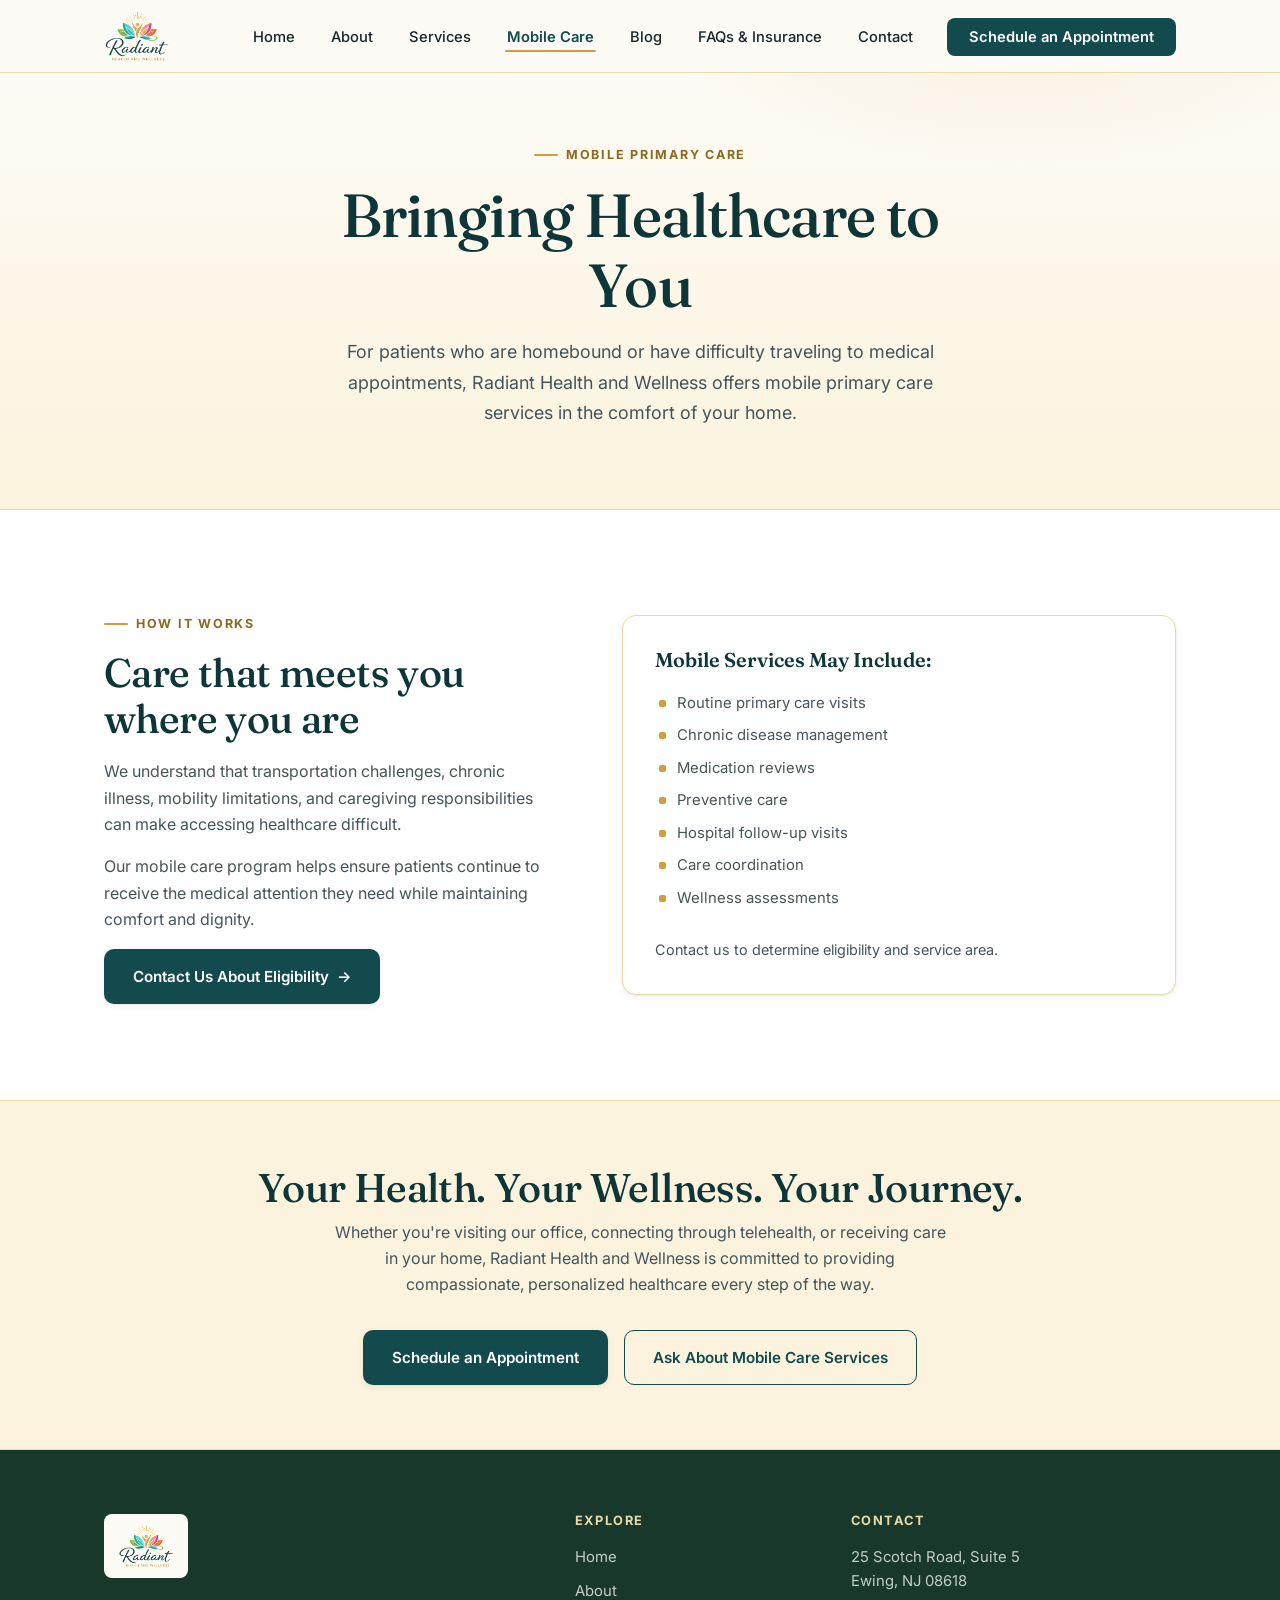
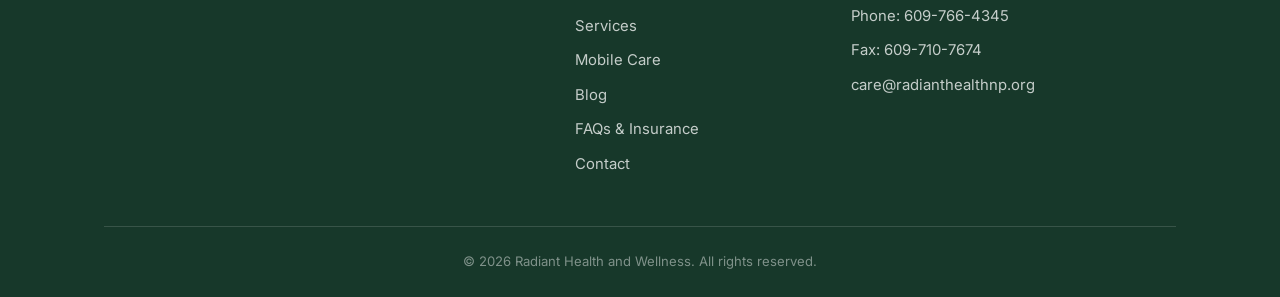
<file: mobile-care.html>
<!DOCTYPE html>
<html lang="en">
<head>
  <meta charset="UTF-8">
  <meta name="viewport" content="width=device-width, initial-scale=1.0">
  <title>Mobile Care | Radiant Health and Wellness</title>
  <meta name="description" content="Mobile primary care for eligible homebound patients, Radiant Health and Wellness brings comprehensive healthcare to your home in the Ewing, NJ area.">
  <link rel="icon" href="assets/img/favicon.png">
  <link rel="preconnect" href="https://fonts.googleapis.com">
  <link rel="preconnect" href="https://fonts.gstatic.com" crossorigin>
  <link rel="stylesheet" href="css/styles.css">
</head>
<body>


  <header class="site-header">
    <nav class="nav">
      <a href="index.html" class="nav-logo" aria-label="Radiant Health and Wellness, home">
        <img src="assets/img/logo.png" alt="Radiant Health and Wellness">
      </a>
      <button class="nav-toggle" aria-label="Toggle navigation" aria-expanded="false">
        <svg width="24" height="24" viewBox="0 0 24 24" fill="none" stroke="currentColor" stroke-width="2" stroke-linecap="round"><path d="M4 7h16M4 12h16M4 17h16"/></svg>
      </button>
      <ul class="nav-links">
        <li><a href="index.html">Home</a></li>
        <li><a href="about.html">About</a></li>
        <li><a href="services.html">Services</a></li>
        <li><a href="mobile-care.html">Mobile Care</a></li>
        <li><a href="blog.html">Blog</a></li>
        <li><a href="faq.html">FAQs &amp; Insurance</a></li>
        <li><a href="contact.html">Contact</a></li>
        <li><a href="contact.html" class="nav-cta">Schedule an Appointment</a></li>
      </ul>
    </nav>
  </header>

  <main>

    <section class="page-hero">
      <div class="container">
        <span class="eyebrow">Mobile Primary Care</span>
        <h1>Bringing Healthcare to You</h1>
        <p class="lead">For patients who are homebound or have difficulty traveling to medical appointments, Radiant Health and Wellness offers mobile primary care services in the comfort of your home.</p>
      </div>
    </section>

    <section class="section section-white">
      <div class="container split">
        <div>
          <span class="eyebrow">How It Works</span>
          <h2>Care that meets you where you are</h2>
          <p>We understand that transportation challenges, chronic illness, mobility limitations, and caregiving responsibilities can make accessing healthcare difficult.</p>
          <p>Our mobile care program helps ensure patients continue to receive the medical attention they need while maintaining comfort and dignity.</p>
          <a href="contact.html" class="btn btn-primary">Contact Us About Eligibility <span class="arrow">→</span></a>
        </div>
        <div class="card">
          <h3>Mobile Services May Include:</h3>
          <ul class="card-list">
            <li>Routine primary care visits</li>
            <li>Chronic disease management</li>
            <li>Medication reviews</li>
            <li>Preventive care</li>
            <li>Hospital follow-up visits</li>
            <li>Care coordination</li>
            <li>Wellness assessments</li>
          </ul>
          <p style="margin-top: var(--s3); font-size: 0.9rem;">Contact us to determine eligibility and service area.</p>
        </div>
      </div>
    </section>

    <section class="cta">
      <div class="container">
        <h2>Your Health. Your Wellness. Your Journey.</h2>
        <p style="max-width: 62ch; margin-inline: auto;">Whether you're visiting our office, connecting through telehealth, or receiving care in your home, Radiant Health and Wellness is committed to providing compassionate, personalized healthcare every step of the way.</p>
        <div class="hero-actions">
          <a href="contact.html" class="btn btn-primary">Schedule an Appointment</a>
          <a href="contact.html" class="btn btn-secondary">Ask About Mobile Care Services</a>
        </div>
      </div>
    </section>

  </main>

  <footer class="site-footer">
    <div class="container">
      <div class="footer-grid">
        <div>
          <span class="footer-logo">
            <img src="assets/img/logo.png" alt="Radiant Health and Wellness">
          </span>
        </div>
        <div>
          <h4>Explore</h4>
          <ul class="footer-links">
            <li><a href="index.html">Home</a></li>
            <li><a href="about.html">About</a></li>
            <li><a href="services.html">Services</a></li>
            <li><a href="mobile-care.html">Mobile Care</a></li>
            <li><a href="blog.html">Blog</a></li>
            <li><a href="faq.html">FAQs &amp; Insurance</a></li>
            <li><a href="contact.html">Contact</a></li>
          </ul>
        </div>
        <div>
          <h4>Contact</h4>
          <ul class="footer-links">
            <li>25 Scotch Road, Suite 5<br>Ewing, NJ 08618</li>
            <li>Phone: <a href="tel:+16097664345">609-766-4345</a></li>
            <li>Fax: 609-710-7674</li>
            <li><a href="mailto:care@radianthealthnp.org">care@radianthealthnp.org</a></li>
          </ul>
        </div>
      </div>
      <div class="footer-bottom">
        &copy; <span id="footer-year"></span> Radiant Health and Wellness. All rights reserved.
      </div>
    </div>
  </footer>

  <script src="js/main.js"></script>
</body>
</html>
</file>
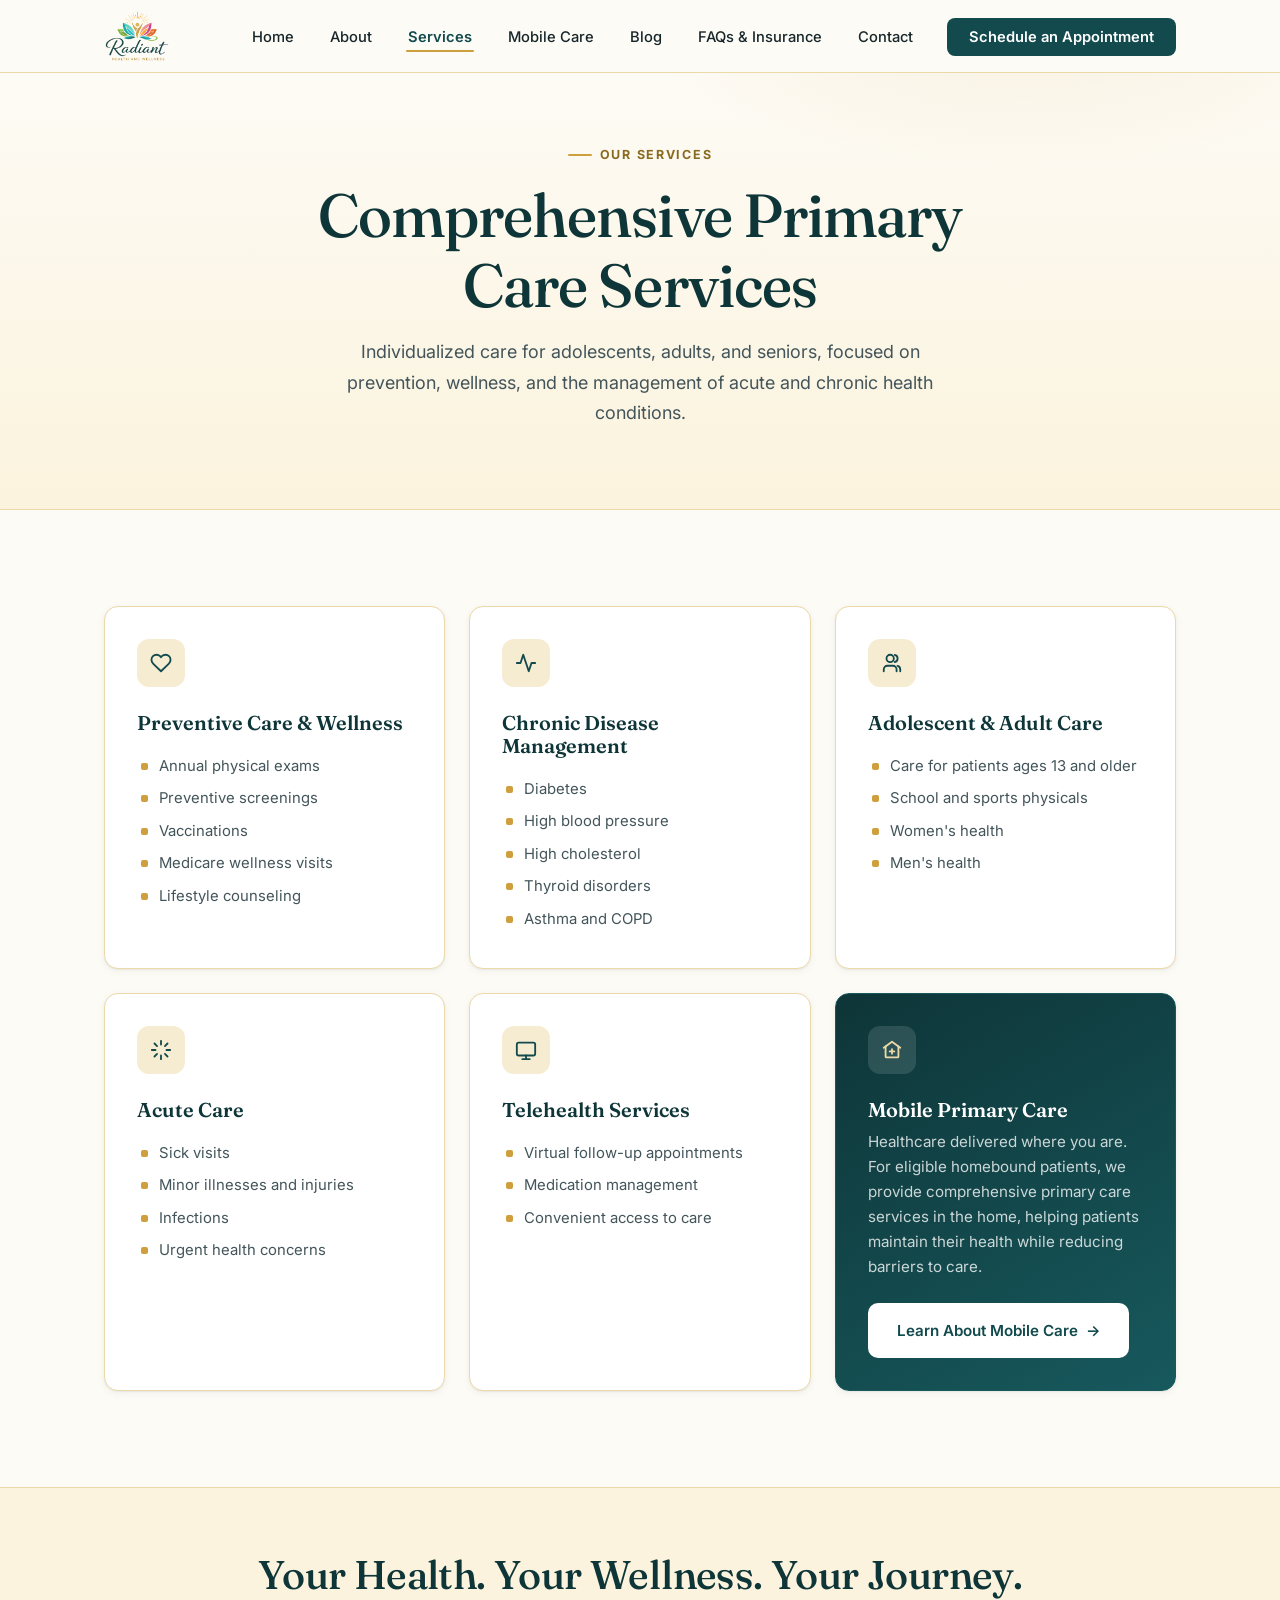
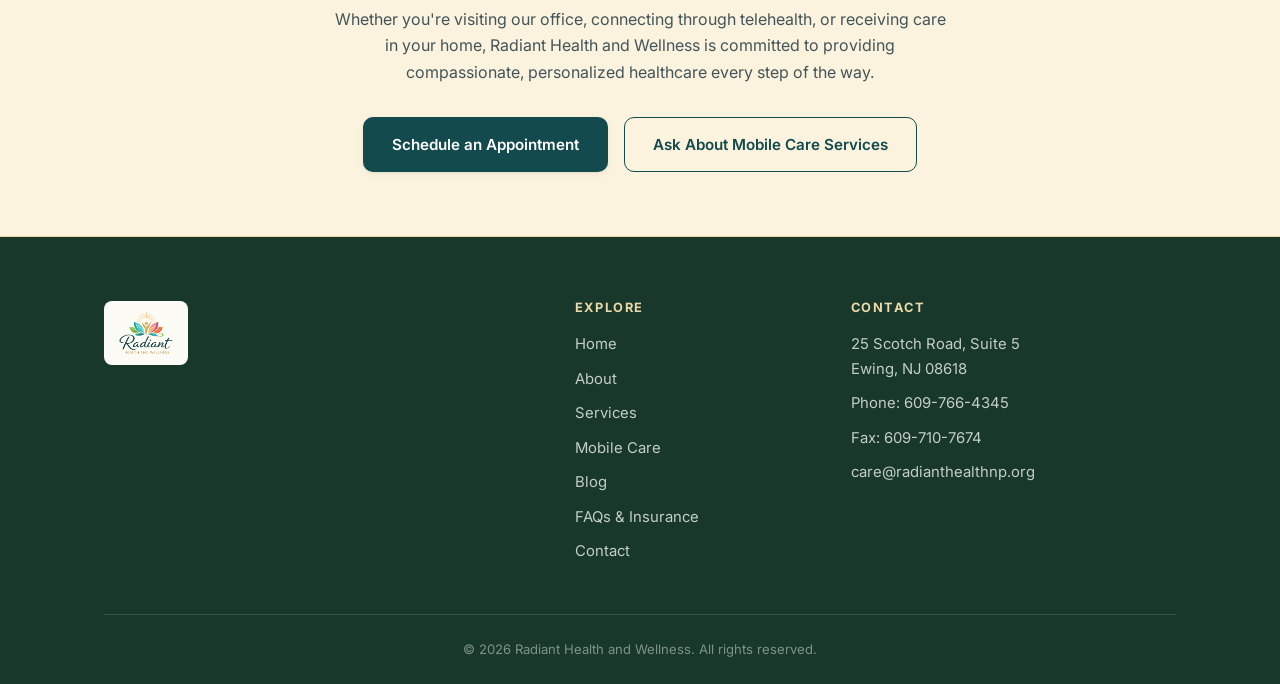
<file: services.html>
<!DOCTYPE html>
<html lang="en">
<head>
  <meta charset="UTF-8">
  <meta name="viewport" content="width=device-width, initial-scale=1.0">
  <title>Services | Radiant Health and Wellness</title>
  <meta name="description" content="Comprehensive primary care in Ewing, NJ: preventive care, chronic disease management, adolescent and adult care, acute care, telehealth, and mobile primary care.">
  <link rel="icon" href="assets/img/favicon.png">
  <link rel="preconnect" href="https://fonts.googleapis.com">
  <link rel="preconnect" href="https://fonts.gstatic.com" crossorigin>
  <link rel="stylesheet" href="css/styles.css">
</head>
<body>


  <header class="site-header">
    <nav class="nav">
      <a href="index.html" class="nav-logo" aria-label="Radiant Health and Wellness, home">
        <img src="assets/img/logo.png" alt="Radiant Health and Wellness">
      </a>
      <button class="nav-toggle" aria-label="Toggle navigation" aria-expanded="false">
        <svg width="24" height="24" viewBox="0 0 24 24" fill="none" stroke="currentColor" stroke-width="2" stroke-linecap="round"><path d="M4 7h16M4 12h16M4 17h16"/></svg>
      </button>
      <ul class="nav-links">
        <li><a href="index.html">Home</a></li>
        <li><a href="about.html">About</a></li>
        <li><a href="services.html">Services</a></li>
        <li><a href="mobile-care.html">Mobile Care</a></li>
        <li><a href="blog.html">Blog</a></li>
        <li><a href="faq.html">FAQs &amp; Insurance</a></li>
        <li><a href="contact.html">Contact</a></li>
        <li><a href="contact.html" class="nav-cta">Schedule an Appointment</a></li>
      </ul>
    </nav>
  </header>

  <main>

    <section class="page-hero">
      <div class="container">
        <span class="eyebrow">Our Services</span>
        <h1>Comprehensive Primary Care Services</h1>
        <p class="lead">Individualized care for adolescents, adults, and seniors, focused on prevention, wellness, and the management of acute and chronic health conditions.</p>
      </div>
    </section>

    <section class="section">
      <div class="container">
        <div class="card-grid">
          <div class="card">
            <span class="card-icon">
              <svg width="22" height="22" viewBox="0 0 24 24" fill="none" stroke="currentColor" stroke-width="2" stroke-linecap="round" stroke-linejoin="round"><path d="M20.8 4.6a5.5 5.5 0 0 0-7.8 0L12 5.7l-1-1.1a5.5 5.5 0 0 0-7.8 7.8l1 1L12 21l7.8-7.6 1-1a5.5 5.5 0 0 0 0-7.8z"/></svg>
            </span>
            <h3>Preventive Care &amp; Wellness</h3>
            <ul class="card-list">
              <li>Annual physical exams</li>
              <li>Preventive screenings</li>
              <li>Vaccinations</li>
              <li>Medicare wellness visits</li>
              <li>Lifestyle counseling</li>
            </ul>
          </div>
          <div class="card">
            <span class="card-icon">
              <svg width="22" height="22" viewBox="0 0 24 24" fill="none" stroke="currentColor" stroke-width="2" stroke-linecap="round" stroke-linejoin="round"><path d="M22 12h-4l-3 9L9 3l-3 9H2"/></svg>
            </span>
            <h3>Chronic Disease Management</h3>
            <ul class="card-list">
              <li>Diabetes</li>
              <li>High blood pressure</li>
              <li>High cholesterol</li>
              <li>Thyroid disorders</li>
              <li>Asthma and COPD</li>
            </ul>
          </div>
          <div class="card">
            <span class="card-icon">
              <svg width="22" height="22" viewBox="0 0 24 24" fill="none" stroke="currentColor" stroke-width="2" stroke-linecap="round" stroke-linejoin="round"><path d="M17 21v-2a4 4 0 0 0-4-4H7a4 4 0 0 0-4 4v2"/><circle cx="10" cy="7" r="4"/><path d="M21 21v-2a4 4 0 0 0-3-3.9"/><path d="M15 3.1a4 4 0 0 1 0 7.8"/></svg>
            </span>
            <h3>Adolescent &amp; Adult Care</h3>
            <ul class="card-list">
              <li>Care for patients ages 13 and older</li>
              <li>School and sports physicals</li>
              <li>Women's health</li>
              <li>Men's health</li>
            </ul>
          </div>
          <div class="card">
            <span class="card-icon">
              <svg width="22" height="22" viewBox="0 0 24 24" fill="none" stroke="currentColor" stroke-width="2" stroke-linecap="round" stroke-linejoin="round"><path d="M12 2v4M12 18v4M4.9 4.9l2.8 2.8M16.3 16.3l2.8 2.8M2 12h4M18 12h4M4.9 19.1l2.8-2.8M16.3 7.7l2.8-2.8"/></svg>
            </span>
            <h3>Acute Care</h3>
            <ul class="card-list">
              <li>Sick visits</li>
              <li>Minor illnesses and injuries</li>
              <li>Infections</li>
              <li>Urgent health concerns</li>
            </ul>
          </div>
          <div class="card">
            <span class="card-icon">
              <svg width="22" height="22" viewBox="0 0 24 24" fill="none" stroke="currentColor" stroke-width="2" stroke-linecap="round" stroke-linejoin="round"><rect x="2" y="4" width="20" height="14" rx="2"/><path d="M8 22h8M12 18v4"/></svg>
            </span>
            <h3>Telehealth Services</h3>
            <ul class="card-list">
              <li>Virtual follow-up appointments</li>
              <li>Medication management</li>
              <li>Convenient access to care</li>
            </ul>
          </div>
          <div class="card card-feature">
            <span class="card-icon">
              <svg width="22" height="22" viewBox="0 0 24 24" fill="none" stroke="currentColor" stroke-width="2" stroke-linecap="round" stroke-linejoin="round"><path d="M3 9.5L12 3l9 6.5"/><path d="M5 8v11a1 1 0 0 0 1 1h12a1 1 0 0 0 1-1V8"/><path d="M12 11v5M9.5 13.5h5"/></svg>
            </span>
            <h3>Mobile Primary Care</h3>
            <p>Healthcare delivered where you are. For eligible homebound patients, we provide comprehensive primary care services in the home, helping patients maintain their health while reducing barriers to care.</p>
            <a href="mobile-care.html" class="btn btn-light" style="margin-top: var(--s3);">Learn About Mobile Care <span class="arrow">→</span></a>
          </div>
        </div>
      </div>
    </section>

    <section class="cta">
      <div class="container">
        <h2>Your Health. Your Wellness. Your Journey.</h2>
        <p style="max-width: 62ch; margin-inline: auto;">Whether you're visiting our office, connecting through telehealth, or receiving care in your home, Radiant Health and Wellness is committed to providing compassionate, personalized healthcare every step of the way.</p>
        <div class="hero-actions">
          <a href="contact.html" class="btn btn-primary">Schedule an Appointment</a>
          <a href="mobile-care.html" class="btn btn-secondary">Ask About Mobile Care Services</a>
        </div>
      </div>
    </section>

  </main>

  <footer class="site-footer">
    <div class="container">
      <div class="footer-grid">
        <div>
          <span class="footer-logo">
            <img src="assets/img/logo.png" alt="Radiant Health and Wellness">
          </span>
        </div>
        <div>
          <h4>Explore</h4>
          <ul class="footer-links">
            <li><a href="index.html">Home</a></li>
            <li><a href="about.html">About</a></li>
            <li><a href="services.html">Services</a></li>
            <li><a href="mobile-care.html">Mobile Care</a></li>
            <li><a href="blog.html">Blog</a></li>
            <li><a href="faq.html">FAQs &amp; Insurance</a></li>
            <li><a href="contact.html">Contact</a></li>
          </ul>
        </div>
        <div>
          <h4>Contact</h4>
          <ul class="footer-links">
            <li>25 Scotch Road, Suite 5<br>Ewing, NJ 08618</li>
            <li>Phone: <a href="tel:+16097664345">609-766-4345</a></li>
            <li>Fax: 609-710-7674</li>
            <li><a href="mailto:care@radianthealthnp.org">care@radianthealthnp.org</a></li>
          </ul>
        </div>
      </div>
      <div class="footer-bottom">
        &copy; <span id="footer-year"></span> Radiant Health and Wellness. All rights reserved.
      </div>
    </div>
  </footer>

  <script src="js/main.js"></script>
</body>
</html>
</file>
<file: css/styles.css>
/* ==========================================================================
   Radiant Health and Wellness: Design System v2
   --------------------------------------------------------------------------
   Principles applied:
   - Restrained palette: cream ground, dark teal anchor, gold as trim/accent
   - Type pairing: Fraunces (display serif) + Inter (UI sans)
   - 8px spacing scale, consistent radii + elevation
   - WCAG AA contrast on all text
   ========================================================================== */

/* ---------- Fonts ---------- */
@import url('https://fonts.googleapis.com/css2?family=Fraunces:opsz,wght@9..144,400;9..144,500;9..144,600&family=Inter:wght@400;500;600;700&display=swap');

/* ---------- Tokens ---------- */
:root {
  /* color */
  --ink: #17262a;
  --ink-soft: #43555a;
  --teal-900: #0e3538;
  --teal-800: #124a4d;
  --teal-700: #17595d;
  --teal-600: #1c6e6f;
  --gold-700: #8a6a1f;
  --gold-600: #b8892b;
  --gold-500: #cf9f3d;
  --gold-200: #ecd9a8;
  --gold-100: #f6ecd2;
  --butter: #fbf3dd;
  --cream: #fdfbf5;
  --white: #ffffff;
  --green-900: #2f4720;
  --green-700: #4a6b2f;
  --green-100: #edf2e0;

  /* type */
  --font-display: 'Fraunces', Georgia, serif;
  --font-body: 'Inter', -apple-system, BlinkMacSystemFont, 'Segoe UI', sans-serif;

  /* layout */
  --container: 1120px;
  --s1: 8px;  --s2: 16px; --s3: 24px; --s4: 32px;
  --s5: 40px; --s6: 48px; --s8: 64px; --s12: 96px;

  --r-sm: 8px;
  --r-md: 14px;
  --r-lg: 22px;
  --r-full: 999px;

  --shadow-sm: 0 1px 2px rgba(23, 38, 42, 0.06), 0 2px 8px rgba(23, 38, 42, 0.05);
  --shadow-md: 0 2px 6px rgba(23, 38, 42, 0.05), 0 12px 32px rgba(23, 38, 42, 0.09);
  --shadow-lg: 0 4px 12px rgba(23, 38, 42, 0.06), 0 24px 56px rgba(23, 38, 42, 0.13);
}

/* ---------- Reset / base ---------- */
*, *::before, *::after { box-sizing: border-box; }

html { scroll-behavior: smooth; }

body {
  margin: 0;
  font-family: var(--font-body);
  font-size: 1rem;
  line-height: 1.65;
  color: var(--ink);
  background: var(--cream);
  -webkit-font-smoothing: antialiased;
  text-rendering: optimizeLegibility;
}

img { max-width: 100%; display: block; }

a { color: inherit; text-decoration: none; }

:focus-visible {
  outline: 3px solid var(--gold-500);
  outline-offset: 3px;
  border-radius: 4px;
}

.container {
  max-width: var(--container);
  margin-inline: auto;
  padding-inline: var(--s3);
}

/* ---------- Typography ---------- */
h1, h2, h3, h4 {
  font-family: var(--font-display);
  font-weight: 500;
  line-height: 1.15;
  letter-spacing: -0.015em;
  color: var(--teal-900);
  margin: 0 0 var(--s2);
}

h1 { font-size: clamp(2.4rem, 5.2vw, 3.8rem); }
h2 { font-size: clamp(1.8rem, 3.4vw, 2.5rem); }
h3 { font-size: 1.25rem; font-weight: 600; letter-spacing: 0; }

p { margin: 0 0 var(--s2); color: var(--ink-soft); }

.lead {
  font-size: 1.125rem;
  line-height: 1.7;
  max-width: 54ch;
}

.eyebrow {
  display: inline-flex;
  align-items: center;
  gap: 8px;
  font-size: 0.78rem;
  font-weight: 700;
  letter-spacing: 0.14em;
  text-transform: uppercase;
  color: var(--gold-700);
  margin-bottom: var(--s2);
}

.eyebrow::before {
  content: "";
  width: 24px;
  height: 2px;
  background: var(--gold-500);
  border-radius: 2px;
}

.section-header {
  max-width: 620px;
  margin-bottom: var(--s6);
}

.section-header.centered {
  margin-inline: auto;
  text-align: center;
}

.section-header.centered .eyebrow { justify-content: center; }

/* ---------- Buttons ---------- */
.btn {
  display: inline-flex;
  align-items: center;
  justify-content: center;
  gap: 8px;
  padding: 14px 28px;
  border-radius: 10px;
  font-family: var(--font-body);
  font-size: 0.95rem;
  font-weight: 600;
  border: 1.5px solid transparent;
  cursor: pointer;
  transition: background-color 0.18s ease, border-color 0.18s ease,
              color 0.18s ease, box-shadow 0.18s ease, transform 0.18s ease;
}

.btn:hover { transform: translateY(-1px); }
.btn:active { transform: translateY(0); }

.btn-primary {
  background: var(--teal-800);
  color: var(--white);
  box-shadow: var(--shadow-sm);
}

.btn-primary:hover {
  background: var(--teal-700);
  box-shadow: var(--shadow-md);
}

.btn-secondary {
  background: transparent;
  border-color: var(--teal-800);
  color: var(--teal-800);
}

.btn-secondary:hover { background: rgba(18, 74, 77, 0.06); }

.btn-gold {
  background: var(--gold-600);
  color: var(--white);
  box-shadow: var(--shadow-sm);
}

.btn-gold:hover { background: var(--gold-500); box-shadow: var(--shadow-md); }

.btn-light {
  background: var(--white);
  color: var(--teal-800);
}

.btn-light:hover { background: var(--gold-100); }

.btn .arrow { transition: transform 0.18s ease; }
.btn:hover .arrow { transform: translateX(3px); }

/* ---------- Header ---------- */
.site-header {
  position: sticky;
  top: 0;
  z-index: 100;
  background: rgba(253, 251, 245, 0.92);
  backdrop-filter: blur(12px);
  -webkit-backdrop-filter: blur(12px);
  border-bottom: 1px solid var(--gold-200);
}


.nav {
  display: flex;
  align-items: center;
  justify-content: space-between;
  max-width: var(--container);
  margin-inline: auto;
  padding: 10px var(--s3);
}

.nav-logo img { height: 52px; width: auto; }

.nav-links {
  display: flex;
  align-items: center;
  gap: var(--s4);
  list-style: none;
  margin: 0;
  padding: 0;
}

.nav-links a {
  position: relative;
  font-size: 0.92rem;
  font-weight: 500;
  color: var(--ink);
  padding: 6px 2px;
}

.nav-links a:not(.nav-cta)::after {
  content: "";
  position: absolute;
  left: 0;
  bottom: 0;
  width: 100%;
  height: 2px;
  background: var(--gold-500);
  border-radius: 2px;
  transform: scaleX(0);
  transform-origin: left;
  transition: transform 0.2s ease;
}

.nav-links a:not(.nav-cta):hover::after,
.nav-links a.active::after { transform: scaleX(1); }

.nav-links a.active { color: var(--teal-800); font-weight: 600; }

.nav-cta {
  background: var(--teal-800);
  color: var(--white) !important;
  padding: 10px 22px !important;
  border-radius: 8px;
  font-weight: 600 !important;
  transition: background-color 0.18s ease;
}

.nav-cta:hover { background: var(--teal-700); }

.nav-toggle {
  display: none;
  background: none;
  border: none;
  padding: 8px;
  cursor: pointer;
  color: var(--teal-900);
}

/* ---------- Hero ---------- */
.hero {
  position: relative;
  overflow: hidden;
  background:
    radial-gradient(900px 480px at 85% -10%, rgba(207, 159, 61, 0.16), transparent 60%),
    linear-gradient(180deg, var(--cream) 0%, var(--butter) 100%);
  border-bottom: 1px solid var(--gold-200);
}

.hero .container {
  text-align: center;
  padding-block: var(--s8) var(--s12);
  max-width: 820px;
}

.hero-logo {
  margin: 0 0 var(--s2);
}

.hero-logo img {
  width: clamp(300px, 42vw, 500px);
  height: auto;
  margin-inline: auto;
}

.hero-sub {
  font-size: clamp(1.02rem, 2vw, 1.2rem);
  font-weight: 600;
  color: var(--teal-900);
  margin: 0 0 6px;
}

.hero-sub + .hero-sub {
  font-weight: 500;
  color: var(--ink-soft);
}

.hero-tagline {
  font-family: var(--font-display);
  font-style: italic;
  font-size: clamp(1.25rem, 2.6vw, 1.6rem);
  color: var(--gold-700);
  margin: var(--s3) 0 0;
}

.hero-tagline::after {
  content: "";
  display: block;
  width: 56px;
  height: 2px;
  background: var(--gold-500);
  border-radius: 2px;
  margin: var(--s3) auto 0;
}

.hero-actions {
  display: flex;
  flex-wrap: wrap;
  justify-content: center;
  gap: var(--s2);
  margin-top: var(--s4);
}

/* ---------- Sections ---------- */
.section { padding-block: var(--s12); }

.section-white { background: var(--white); }
.section-butter {
  background: var(--butter);
  border-block: 1px solid var(--gold-200);
}
.section-green { background: var(--green-100); }

/* ---------- About split ---------- */
.split {
  display: grid;
  grid-template-columns: 0.9fr 1.1fr;
  gap: var(--s8);
  align-items: center;
}

.split-visual { position: relative; }

.split-visual::before {
  content: "";
  position: absolute;
  inset: -16px 24px 24px -16px;
  background: var(--green-100);
  border-radius: var(--r-lg);
}

.split-visual img {
  position: relative;
  border-radius: var(--r-lg);
  box-shadow: var(--shadow-md);
  aspect-ratio: 4 / 4.6;
  object-fit: cover;
  width: 100%;
}

.checklist {
  list-style: none;
  padding: 0;
  margin: var(--s3) 0 var(--s4);
}

.checklist li {
  display: flex;
  gap: 12px;
  align-items: flex-start;
  padding-block: 9px;
  color: var(--ink);
  font-weight: 500;
  font-size: 0.97rem;
}

.checklist svg {
  flex-shrink: 0;
  margin-top: 3px;
  color: var(--gold-600);
}

/* ---------- Philosophy checklist grid ---------- */
.checklist-grid {
  display: grid;
  grid-template-columns: 1fr 1fr;
  gap: 4px var(--s6);
  max-width: 760px;
  margin-inline: auto;
}

.checklist-grid .checklist { margin: 0; }

@media (max-width: 640px) {
  .checklist-grid { grid-template-columns: 1fr; gap: 0; }
}

/* ---------- Cards ---------- */
.card-grid {
  display: grid;
  grid-template-columns: repeat(3, 1fr);
  gap: var(--s3);
}

.card-grid.cols-4 { grid-template-columns: repeat(4, 1fr); }

@media (max-width: 1080px) {
  .card-grid.cols-4 { grid-template-columns: 1fr 1fr; }
}

.card {
  background: var(--white);
  border: 1px solid var(--gold-200);
  border-radius: var(--r-md);
  padding: var(--s4);
  box-shadow: var(--shadow-sm);
  transition: box-shadow 0.2s ease, transform 0.2s ease, border-color 0.2s ease;
}

.card:hover {
  transform: translateY(-3px);
  box-shadow: var(--shadow-md);
  border-color: var(--gold-500);
}

.card-icon {
  display: inline-flex;
  align-items: center;
  justify-content: center;
  width: 48px;
  height: 48px;
  border-radius: 12px;
  background: var(--gold-100);
  color: var(--teal-800);
  margin-bottom: var(--s3);
}

.card h3 { margin-bottom: 8px; }
.card p { margin-bottom: 0; font-size: 0.95rem; }

.card-list {
  list-style: none;
  padding: 0;
  margin: var(--s2) 0 0;
}

.card-list li {
  position: relative;
  padding: 4px 0 4px 22px;
  font-size: 0.93rem;
  color: var(--ink-soft);
}

.card-list li::before {
  content: "";
  position: absolute;
  left: 4px;
  top: 13px;
  width: 7px;
  height: 7px;
  border-radius: 2px;
  background: var(--gold-500);
}

.card.card-feature .card-list li { color: rgba(255, 255, 255, 0.78); }
.card.card-feature .card-list li::before { background: var(--gold-200); }

.card.card-feature {
  background: linear-gradient(150deg, var(--teal-900), var(--teal-700));
  border-color: var(--teal-700);
}

.card.card-feature h3 { color: var(--white); }
.card.card-feature p { color: rgba(255, 255, 255, 0.78); }
.card.card-feature .card-icon {
  background: rgba(255, 255, 255, 0.12);
  color: var(--gold-200);
}

/* ---------- Dark band (EHR / portal) ---------- */
.band-dark {
  background:
    radial-gradient(700px 400px at 12% 110%, rgba(207, 159, 61, 0.14), transparent 60%),
    linear-gradient(150deg, var(--teal-900) 0%, var(--teal-800) 100%);
  color: var(--white);
  padding-block: var(--s12);
}

.band-dark .split { align-items: center; grid-template-columns: 1.1fr 0.9fr; }

.band-dark .eyebrow { color: var(--gold-200); }
.band-dark .eyebrow::before { background: var(--gold-500); }
.band-dark h2 { color: var(--white); }
.band-dark p { color: rgba(255, 255, 255, 0.78); }

.feature-list {
  list-style: none;
  padding: 0;
  margin: var(--s4) 0 0;
}

.feature-list li {
  display: flex;
  gap: 14px;
  align-items: flex-start;
  padding-block: 13px;
  border-bottom: 1px solid rgba(255, 255, 255, 0.12);
  color: rgba(255, 255, 255, 0.92);
  font-size: 0.97rem;
}

.feature-list li:last-child { border-bottom: none; }

.feature-list svg {
  flex-shrink: 0;
  margin-top: 3px;
  color: var(--gold-500);
}

.panel {
  background: rgba(255, 255, 255, 0.06);
  border: 1px solid rgba(255, 255, 255, 0.16);
  border-radius: var(--r-md);
  padding: var(--s5);
  backdrop-filter: blur(6px);
}

.panel h3 { color: var(--white); margin-bottom: var(--s2); }
.panel p { font-size: 0.95rem; }
.panel .btn { margin-top: var(--s2); }

/* ---------- CTA band ---------- */
.cta {
  background: var(--butter);
  border-block: 1px solid var(--gold-200);
  padding-block: var(--s8);
  text-align: center;
}

.cta h2 { margin-bottom: var(--s1); }
.cta p { margin-bottom: var(--s4); }

/* ---------- Contact ---------- */
.contact-grid {
  display: grid;
  grid-template-columns: 1fr 1.1fr;
  gap: var(--s6);
  align-items: start;
}

.contact-card {
  background: var(--white);
  border: 1px solid var(--green-100);
  border-top: 3px solid var(--green-700);
  border-radius: var(--r-md);
  padding: var(--s5);
  box-shadow: var(--shadow-md);
}

.contact-card h3 { margin-bottom: var(--s3); }

.contact-list {
  list-style: none;
  padding: 0;
  margin: 0 0 var(--s4);
}

.contact-list li {
  display: flex;
  gap: 14px;
  align-items: flex-start;
  padding-block: 12px;
  border-bottom: 1px solid var(--green-100);
  font-size: 0.95rem;
}

.contact-list li:last-child { border-bottom: none; }

.contact-list svg {
  flex-shrink: 0;
  margin-top: 2px;
  color: var(--green-700);
}

.contact-list a { color: var(--teal-700); font-weight: 500; }
.contact-list a:hover { text-decoration: underline; }

.hours-table {
  width: 100%;
  border-collapse: collapse;
  font-size: 0.95rem;
}

.hours-table td {
  padding: 10px 0;
  border-bottom: 1px solid var(--green-100);
  color: var(--ink-soft);
}

.hours-table tr:last-child td { border-bottom: none; }

.hours-table td:last-child {
  text-align: right;
  font-weight: 600;
  color: var(--green-900);
}

.notice {
  background: var(--green-100);
  border-left: 3px solid var(--green-700);
  border-radius: var(--r-sm);
  padding: var(--s3);
  font-size: 0.92rem;
  color: var(--green-900);
  margin-top: var(--s3);
}

.map-frame {
  border-radius: var(--r-md);
  overflow: hidden;
  box-shadow: var(--shadow-md);
  border: 1px solid var(--green-100);
}

.map-frame iframe {
  display: block;
  width: 100%;
  height: 420px;
  border: none;
}

.map-actions { margin-top: var(--s3); text-align: center; }

/* ---------- Page hero (interior) ---------- */
.page-hero {
  background:
    radial-gradient(700px 300px at 80% -20%, rgba(207, 159, 61, 0.14), transparent 60%),
    linear-gradient(180deg, var(--cream), var(--butter));
  border-bottom: 1px solid var(--gold-200);
  padding-block: var(--s8);
}

.page-hero .container { max-width: 760px; text-align: center; }
.page-hero .eyebrow { justify-content: center; }
.page-hero p { max-width: 58ch; margin-inline: auto; }

/* ---------- Footer ---------- */
.site-footer {
  background: #17382a;
  color: rgba(255, 255, 255, 0.75);
  padding: var(--s8) 0 var(--s3);
}

.footer-grid {
  display: grid;
  grid-template-columns: 1.3fr 0.7fr 1fr;
  gap: var(--s6);
  padding-bottom: var(--s5);
  border-bottom: 1px solid rgba(255, 255, 255, 0.14);
}

.footer-logo {
  display: inline-block;
  background: var(--cream);
  padding: 10px 14px;
  border-radius: var(--r-sm);
  margin-bottom: var(--s3);
}

.footer-logo img { height: 44px; width: auto; }

.site-footer h4 {
  color: var(--gold-200);
  font-family: var(--font-body);
  font-size: 0.8rem;
  font-weight: 700;
  letter-spacing: 0.12em;
  text-transform: uppercase;
  margin: 0 0 var(--s2);
}

.footer-links { list-style: none; padding: 0; margin: 0; }
.footer-links li { margin-bottom: 10px; font-size: 0.93rem; }
.footer-links a { transition: color 0.15s ease; }
.footer-links a:hover { color: var(--gold-200); }

.site-footer p { color: rgba(255, 255, 255, 0.6); font-size: 0.93rem; }

.footer-bottom {
  padding-top: var(--s3);
  text-align: center;
  font-size: 0.82rem;
  color: rgba(255, 255, 255, 0.45);
}

/* ---------- Responsive ---------- */
@media (max-width: 920px) {
  .section { padding-block: var(--s8); }

  .split,
  .band-dark .split,
  .contact-grid { grid-template-columns: 1fr; }

  .split-visual { max-width: 440px; }

  .card-grid { grid-template-columns: 1fr 1fr; }
}

@media (max-width: 640px) {
  .card-grid,
  .card-grid.cols-4 { grid-template-columns: 1fr; }

  .nav-toggle { display: block; }

  .nav-links {
    position: fixed;
    inset: 0 0 0 auto;
    width: min(300px, 82vw);
    height: 100dvh;
    background: var(--cream);
    flex-direction: column;
    align-items: flex-start;
    padding: 96px var(--s4) var(--s4);
    box-shadow: var(--shadow-lg);
    transform: translateX(100%);
    transition: transform 0.25s ease;
  }

  .nav-links.open { transform: translateX(0); }
}

@media (prefers-reduced-motion: reduce) {
  *, *::before, *::after {
    transition-duration: 0.01ms !important;
    animation-duration: 0.01ms !important;
  }
  html { scroll-behavior: auto; }
}

/* ---------- Blog ---------- */
.blog-post {
  background: var(--white);
  border: 1px solid var(--gold-200);
  border-radius: var(--r-lg);
  box-shadow: var(--shadow-md);
  overflow: hidden;
}

.blog-post-image {
  display: block;
  width: 100%;
  height: 340px;
  object-fit: cover;
  object-position: center 30%;
}

.blog-post-body { padding: var(--s6) var(--s6) var(--s5); }

.blog-meta {
  display: block;
  margin-bottom: var(--s1);
  color: var(--gold-700);
  font-size: 0.85rem;
  font-weight: 600;
  letter-spacing: 0.06em;
  text-transform: uppercase;
}

.blog-post h2 { margin-bottom: var(--s2); }
.blog-post h3 { margin-top: var(--s4); }
.blog-post p { font-size: 1.05rem; line-height: 1.75; }

.blog-callout {
  margin: var(--s4) 0;
  padding: var(--s3) var(--s4);
  background: var(--butter);
  border-left: 4px solid var(--gold-500);
  border-radius: var(--r-md);
}
.blog-callout h3 { margin-top: 0; }
.blog-callout p:last-child { margin-bottom: 0; }

.blog-sign {
  margin-top: var(--s4);
  padding-top: var(--s3);
  border-top: 1px solid var(--gold-200);
  color: var(--green-900);
  font-family: var(--font-display);
  font-size: 1.15rem;
}

@media (max-width: 640px) {
  .blog-post-image { height: 220px; }
  .blog-post-body { padding: var(--s4) var(--s3); }
}

/* ---------- FAQ accordion ---------- */
.faq-section { padding-block: var(--s8); }

.faq-layout {
  display: grid;
  grid-template-columns: 1fr 2fr;
  gap: var(--s6);
  align-items: start;
}

.faq-layout h2 { margin-bottom: 0; }
.faq-list { display: grid; gap: var(--s2); }

.faq-item {
  background: var(--white);
  border: 1px solid var(--gold-200);
  border-radius: var(--r-md);
  box-shadow: var(--shadow-sm);
}

.faq-item summary {
  cursor: pointer;
  list-style: none;
  display: flex;
  justify-content: space-between;
  align-items: center;
  gap: var(--s2);
  padding: var(--s2) var(--s3);
  font-weight: 600;
  color: var(--teal-800);
}

.faq-item summary::-webkit-details-marker { display: none; }

.faq-item summary::after {
  content: '+';
  font-size: 1.5rem;
  line-height: 1;
  color: var(--gold-600);
  flex-shrink: 0;
}

.faq-item[open] summary::after { content: '\2212'; }
.faq-item p { margin: 0; padding: 0 var(--s3) var(--s3); }

@media (max-width: 920px) {
  .faq-layout { grid-template-columns: 1fr; gap: var(--s3); }
}
</file>
